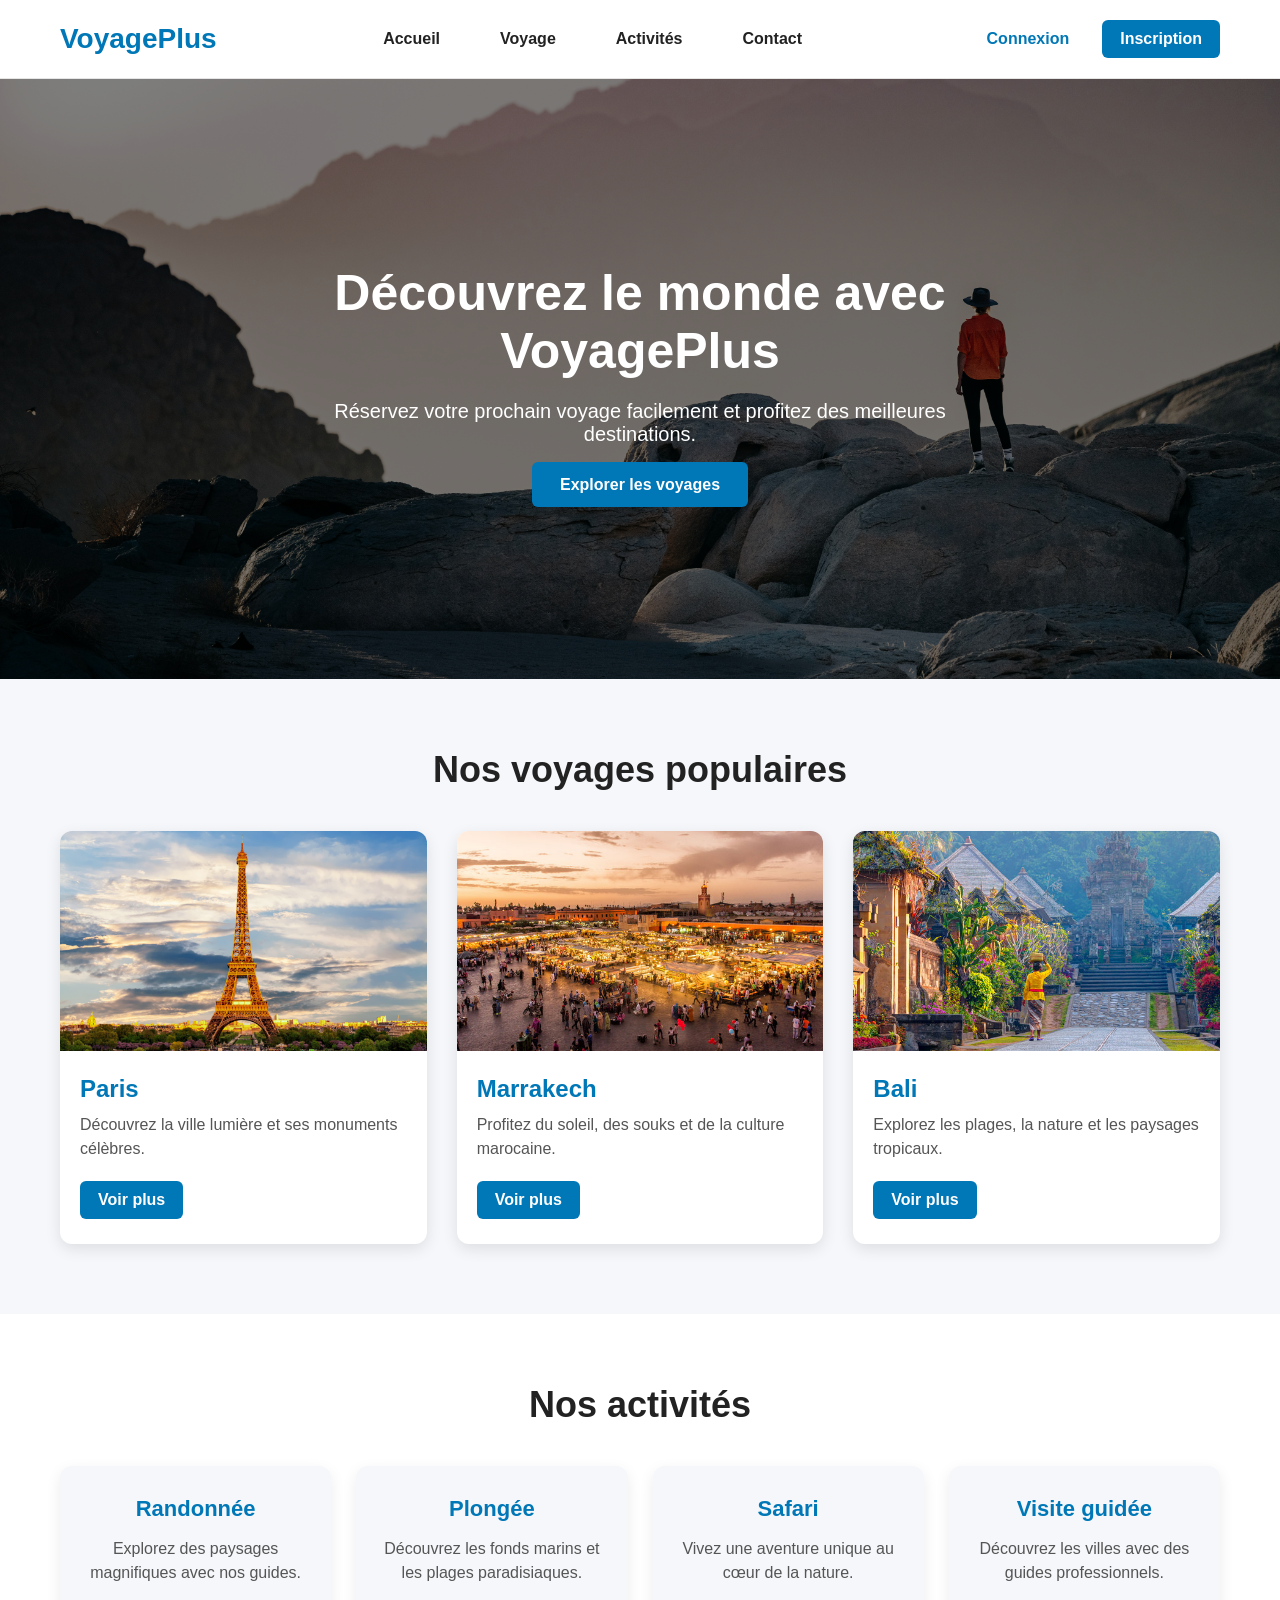
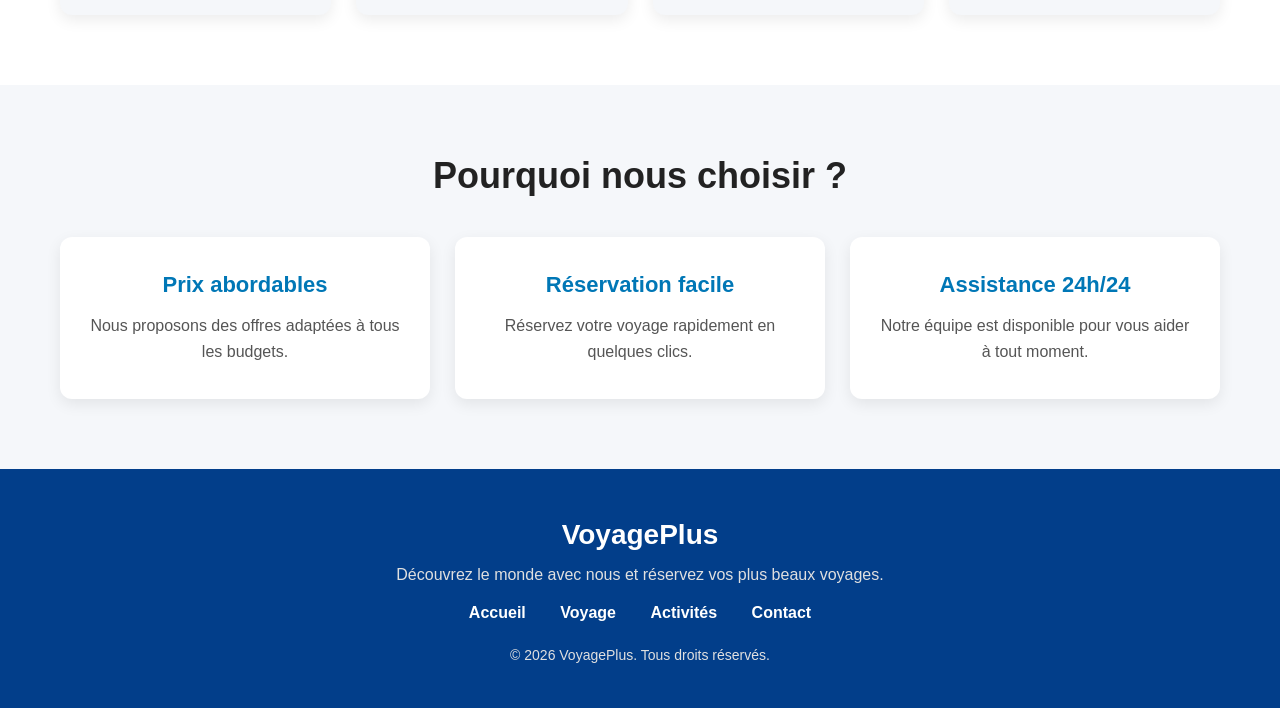
<file: index.html>
<!DOCTYPE html>
<html lang="en">
<head>
    <meta charset="UTF-8">
    <meta name="viewport" content="width=device-width, initial-scale=1.0">
    <title>VoyagePlus</title>
    <link rel="stylesheet" href="style.css">
</head>
<body>
    <!--header-->
    <header class="header">
        <h1 class="logo">VoyagePlus</h1>
        <button class="burger" id="burger">☰</button>
        <nav class="nav" id="nav">
            <a href="index.html">Accueil</a>
            <a href="voyage.html">Voyage</a>
            <a href="activites.html">Activités</a>
            <a href="contact.html">Contact</a>
        </nav>

        <div class="buttons" id="buttons">
            <a href="connexion.html" class="btn-login">Connexion</a>
            <a href="inscription.html" class="btn-register">Inscription</a>
        </div>
    </header>

    

    <!--hero section-->
    <section class="hero">
        <div class="hero-content">
            <h2>Découvrez le monde avec VoyagePlus</h2>
            <p>Réservez votre prochain voyage facilement et profitez des meilleures destinations.</p>
            <a href="voyage.html" class="hero-button">Explorer les voyages</a>
        </div>
    </section>
    <!--Destination Section-->
    <section class="voyages">
        <h2>Nos voyages populaires</h2>
        <div class="cards">
            <div class="card">
                <img src="images/paris.jpg" alt="Paris">
                <h3>Paris</h3>
                <p>Découvrez la ville lumière et ses monuments célèbres.</p>
                <a href="voyage.html">Voir plus</a>
            </div>

            <div class="card">
                <img src="images/marrakech.jpg" alt="Marrakech">
                <h3>Marrakech</h3>
                <p>Profitez du soleil, des souks et de la culture marocaine.</p>
                <a href="voyage.html">Voir plus</a>
            </div>

            <div class="card">
                <img src="images/bali.jpg" alt="Bali">
                <h3>Bali</h3>
                <p>Explorez les plages, la nature et les paysages tropicaux.</p>
                <a href="voyage.html">Voir plus</a>
            </div>
        </div>
    </section>

    <!--Activities Section-->
    <section class="activites">
        <h2>Nos activités</h2>
        <div class="activites-box">
            <div class="activite">
                <h3>Randonnée</h3>
                <p>Explorez des paysages magnifiques avec nos guides.</p>
            </div>
            <div class="activite">
                <h3>Plongée</h3>
                <p>Découvrez les fonds marins et les plages paradisiaques.</p> 
            </div>
            <div class="activite">
                <h3>Safari</h3>
                <p>Vivez une aventure unique au cœur de la nature.</p> 
            </div>
            <div class="activite">
                <h3>Visite guidée</h3>
                <p>Découvrez les villes avec des guides professionnels.</p> 
            </div>
        </div>
    </section>

    <!--Pourquoi nous choisir ?-->
    <section class="why-us">
        <h2>Pourquoi nous choisir ?</h2>

        <div class="why-box">
            <div class="why-card">
                <h3>Prix abordables</h3>
                <p>Nous proposons des offres adaptées à tous les budgets.</p>
            </div>
            <div class="why-card">
                <h3>Réservation facile</h3>
                <p>Réservez votre voyage rapidement en quelques clics.</p>
            </div>
            <div class="why-card">
                <h3>Assistance 24h/24</h3>
                <p>Notre équipe est disponible pour vous aider à tout moment.</p> 
            </div>
        </div>
    </section>

    <!--footer-->
    <footer class="footer">
        <div class="footer-content">
            <h2>VoyagePlus</h2>
            <p>Découvrez le monde avec nous et réservez vos plus beaux voyages.</p>

            <div class="footer-links">
                <a href="index.html">Accueil</a>
                <a href="voyage.html">Voyage</a>
                <a href="activites.html">Activités</a>
                <a href="contact.html">Contact</a>
            </div>

            <p class="copyright">&copy; 2026 VoyagePlus. Tous droits réservés.</p>
        </div>
    </footer>
    <button id="scrollTopBtn" class="scroll-top-btn">↑</button>

    <script src="script.js"></script>
</body>
</html>
</file>
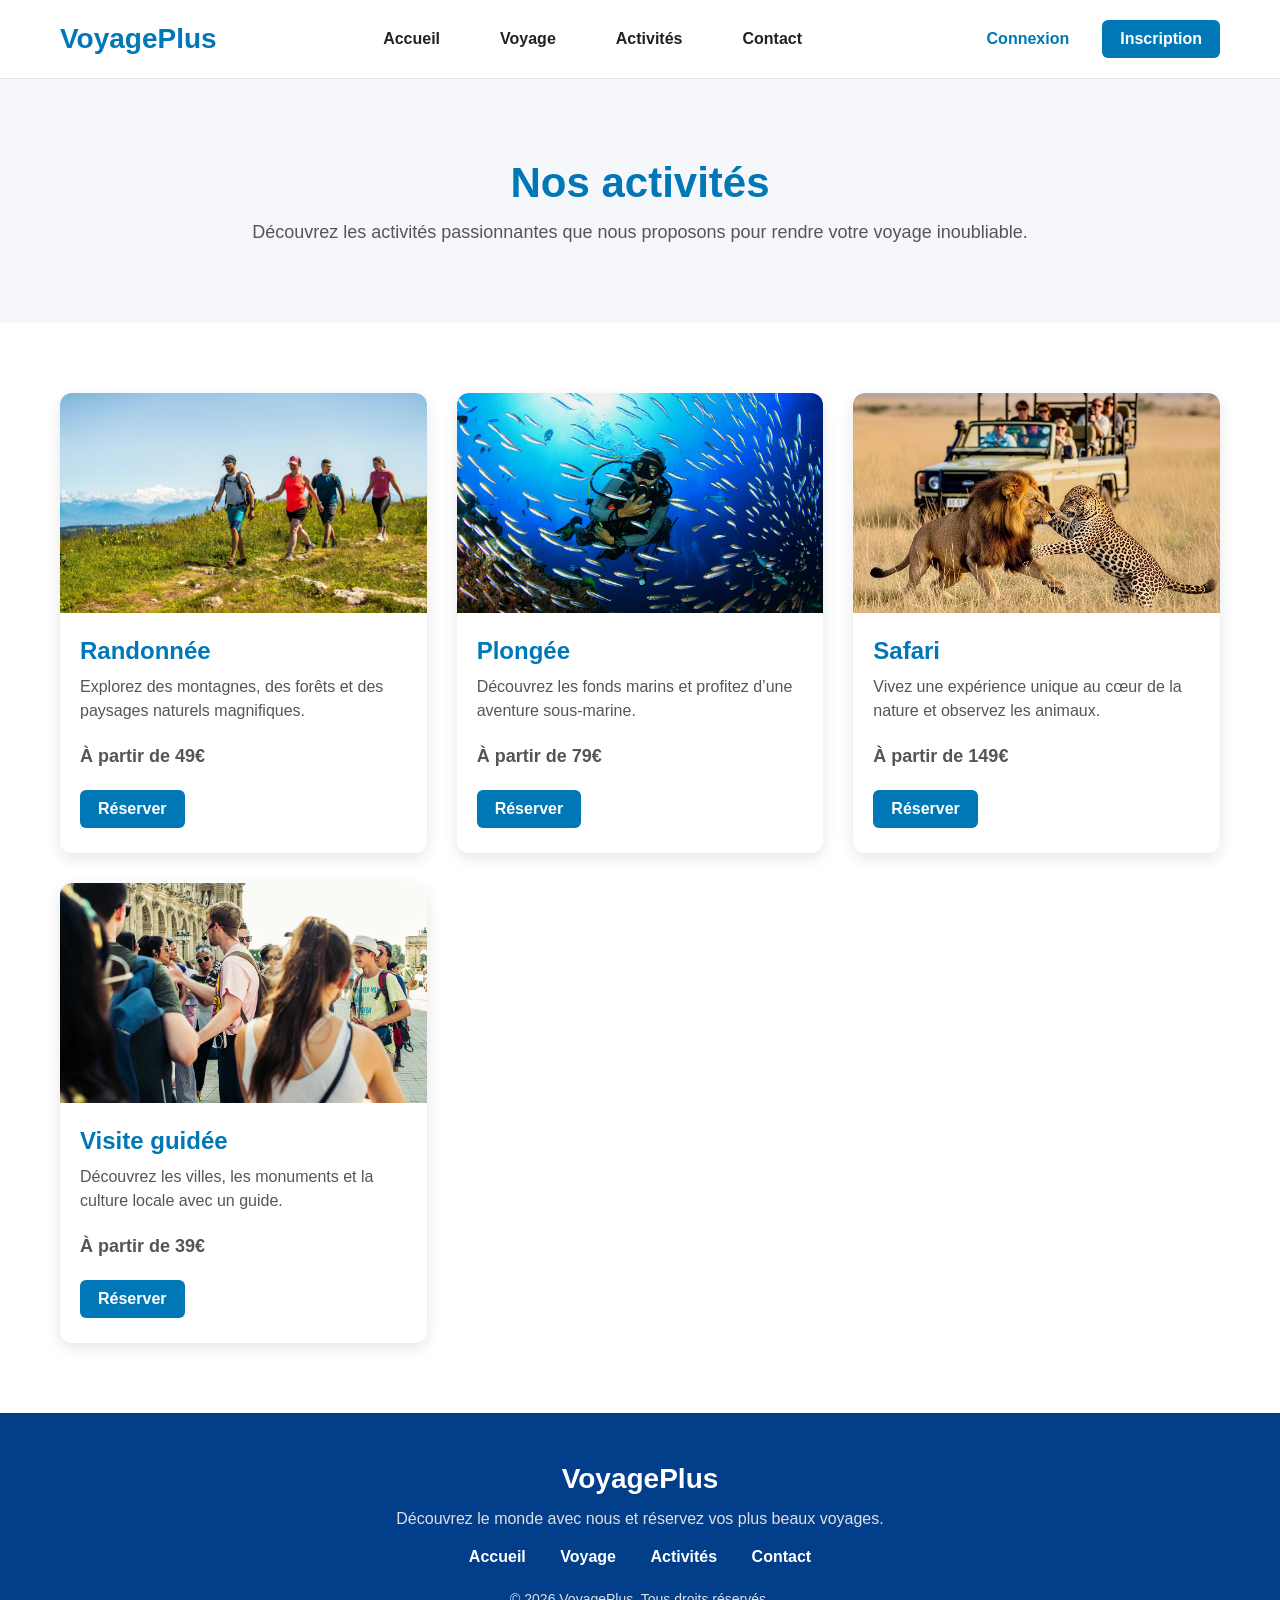
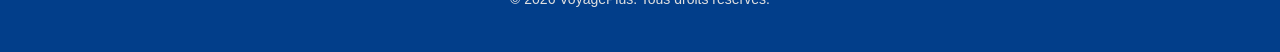
<file: activites.html>
<!DOCTYPE html>
<html lang="en">
<head>
    <meta charset="UTF-8">
    <meta name="viewport" content="width=device-width, initial-scale=1.0">
    <title>Nos activités - VoyagePlus</title>
    <link rel="stylesheet" href="style.css">
</head>
<body>
    <!--header-->
    <header class="header">
        <h1 class="logo">VoyagePlus</h1>
        <button class="burger" id="burger">☰</button>
        <nav class="nav" id="nav">
            <a href="index.html">Accueil</a>
            <a href="voyage.html">Voyage</a>
            <a href="activites.html">Activités</a>
            <a href="contact.html">Contact</a>
        </nav>

        <div class="buttons" id="buttons">
            <a href="connexion.html" class="btn-login">Connexion</a>
            <a href="inscription.html" class="btn-register">Inscription</a>
        </div>
    </header>

    
    <!--Activités Section-->
    <section class="page-title">
        <h2>Nos activités</h2>
        <p>Découvrez les activités passionnantes que nous proposons pour rendre votre voyage inoubliable.</p>
    </section>

    <section class="activites-page">
        <div class="cards">

            <div class="card">
                <img src="images/randonnee.jpg" alt="Randonnée">
                <h3>Randonnée</h3>
                <p>Explorez des montagnes, des forêts et des paysages naturels magnifiques.</p>
                <p class="price">À partir de 49€</p>
                <a href="reservation.html">Réserver</a>
            </div>
            <div class="card">
                <img src="images/plongee.jpg" alt="Plongée">
                <h3>Plongée</h3>
                <p>Découvrez les fonds marins et profitez d’une aventure sous-marine.</p>
                <p class="price">À partir de 79€</p>
                <a href="reservation.html">Réserver</a>
            </div>
            <div class="card">
                <img src="images/safari.jpg" alt="Safari">
                <h3>Safari</h3>
                <p>Vivez une expérience unique au cœur de la nature et observez les animaux.</p>
                <p class="price">À partir de 149€</p>
                <a href="reservation.html">Réserver</a>
            </div>
            <div class="card">
                <img src="images/visite.jpg" alt="Visite guidée">
                <h3>Visite guidée</h3>
                <p>Découvrez les villes, les monuments et la culture locale avec un guide.</p>
                <p class="price">À partir de 39€</p>
                <a href="reservation.html">Réserver</a>
            </div>
        </div>
    </section>

    <!--footer-->
    <footer class="footer">
        <div class="footer-content">
            <h2>VoyagePlus</h2>
            <p>Découvrez le monde avec nous et réservez vos plus beaux voyages.</p>

            <div class="footer-links">
                <a href="index.html">Accueil</a>
                <a href="voyage.html">Voyage</a>
                <a href="activites.html">Activités</a>
                <a href="contact.html">Contact</a>
            </div>

            <p class="copyright">&copy; 2026 VoyagePlus. Tous droits réservés.</p>
        </div>
    </footer>
    <button id="scrollTopBtn" class="scroll-top-btn">↑</button>

    <script src="script.js"></script>
</body>
</html>
</file>
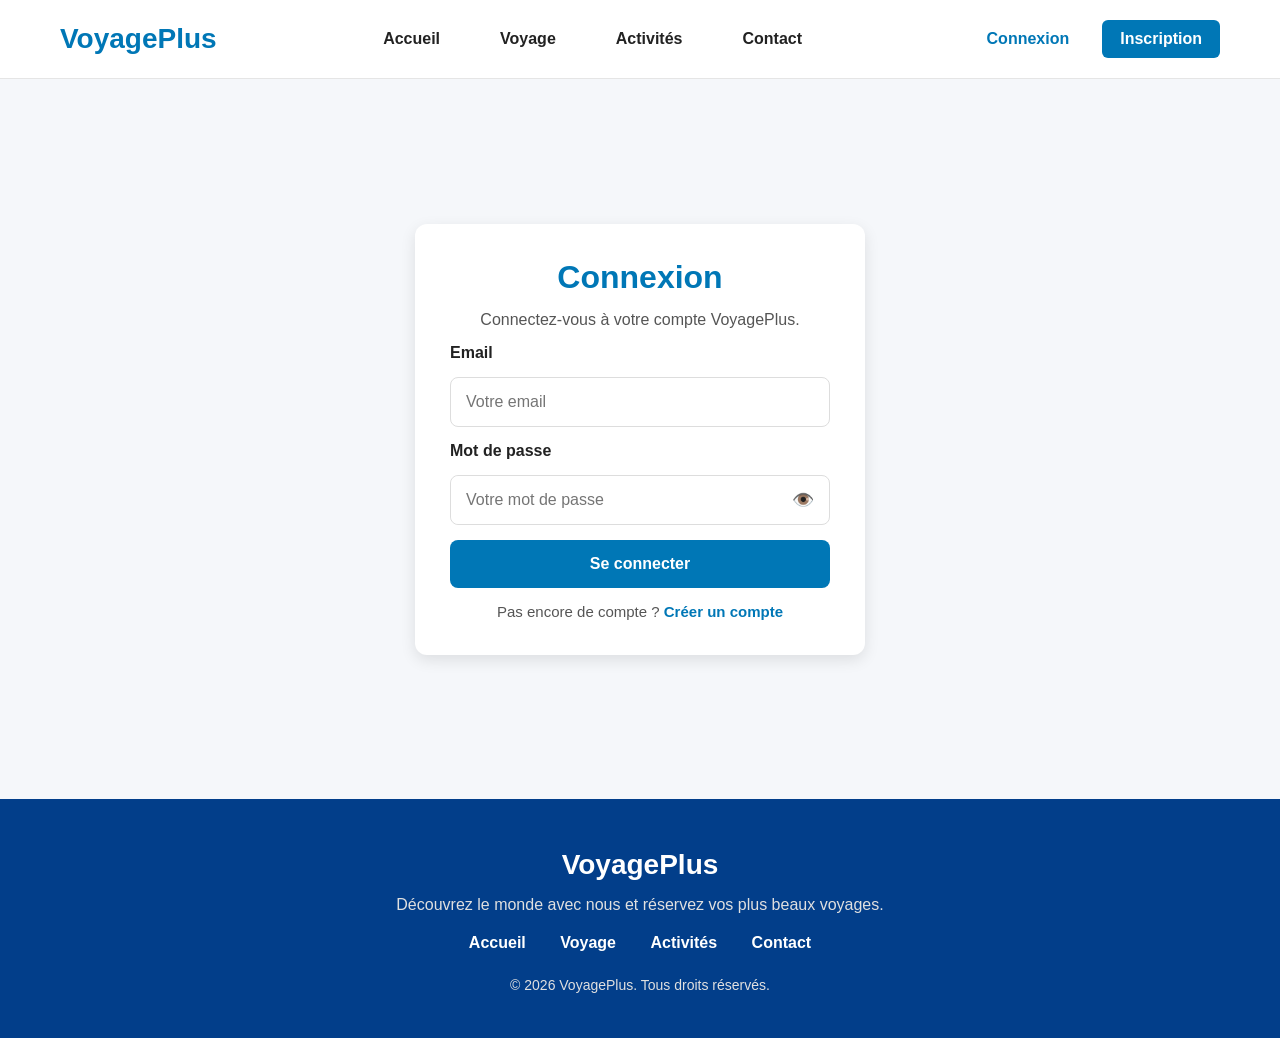
<file: connexion.html>
<!DOCTYPE html>
<html lang="en">
<head>
    <meta charset="UTF-8">
    <meta name="viewport" content="width=device-width, initial-scale=1.0">
    <title>Connexion - VoyagePlus</title>
    <link rel="stylesheet" href="style.css">
</head>
<body>
    <!--header-->
    <header class="header">
        <h1 class="logo">VoyagePlus</h1>
        <button class="burger" id="burger">☰</button>
        <nav class="nav" id="nav">
            <a href="index.html">Accueil</a>
            <a href="voyage.html">Voyage</a>
            <a href="activites.html">Activités</a>
            <a href="contact.html">Contact</a>
        </nav>

        <div class="buttons" id="buttons">
            <a href="connexion.html" class="btn-login">Connexion</a>
            <a href="inscription.html" class="btn-register">Inscription</a>
        </div>
    </header>

   

    <!--Connexion Section-->
    <section class="auth-page">
        <form class="auth-form">
            <h2>Connexion</h2>
            <p>Connectez-vous à votre compte VoyagePlus.</p>

            <label for="email">Email</label>
            <input type="email" id="email" placeholder="Votre email">

            <label for="password">Mot de passe</label>

            <div class="password-box">
               <input type="password" id="password" placeholder="Votre mot de passe">
               <button type="button" id="toggle-password" class="eye-btn">👁️</button> 
            </div>
            

            <button type="submit">Se connecter</button>

            <p class="auth-link">
                Pas encore de compte ?
                <a href="inscription.html">Créer un compte</a>
            </p>
        </form>
    </section>

    <!--footer-->
    <footer class="footer">
        <div class="footer-content">
            <h2>VoyagePlus</h2>
            <p>Découvrez le monde avec nous et réservez vos plus beaux voyages.</p>

            <div class="footer-links">
                <a href="index.html">Accueil</a>
                <a href="voyage.html">Voyage</a>
                <a href="activites.html">Activités</a>
                <a href="contact.html">Contact</a>
            </div>

            <p class="copyright">&copy; 2026 VoyagePlus. Tous droits réservés.</p>
        </div>
    </footer>
    <button id="scrollTopBtn" class="scroll-top-btn">↑</button>

    <script src="script.js"></script>
</body>
</html>
</file>
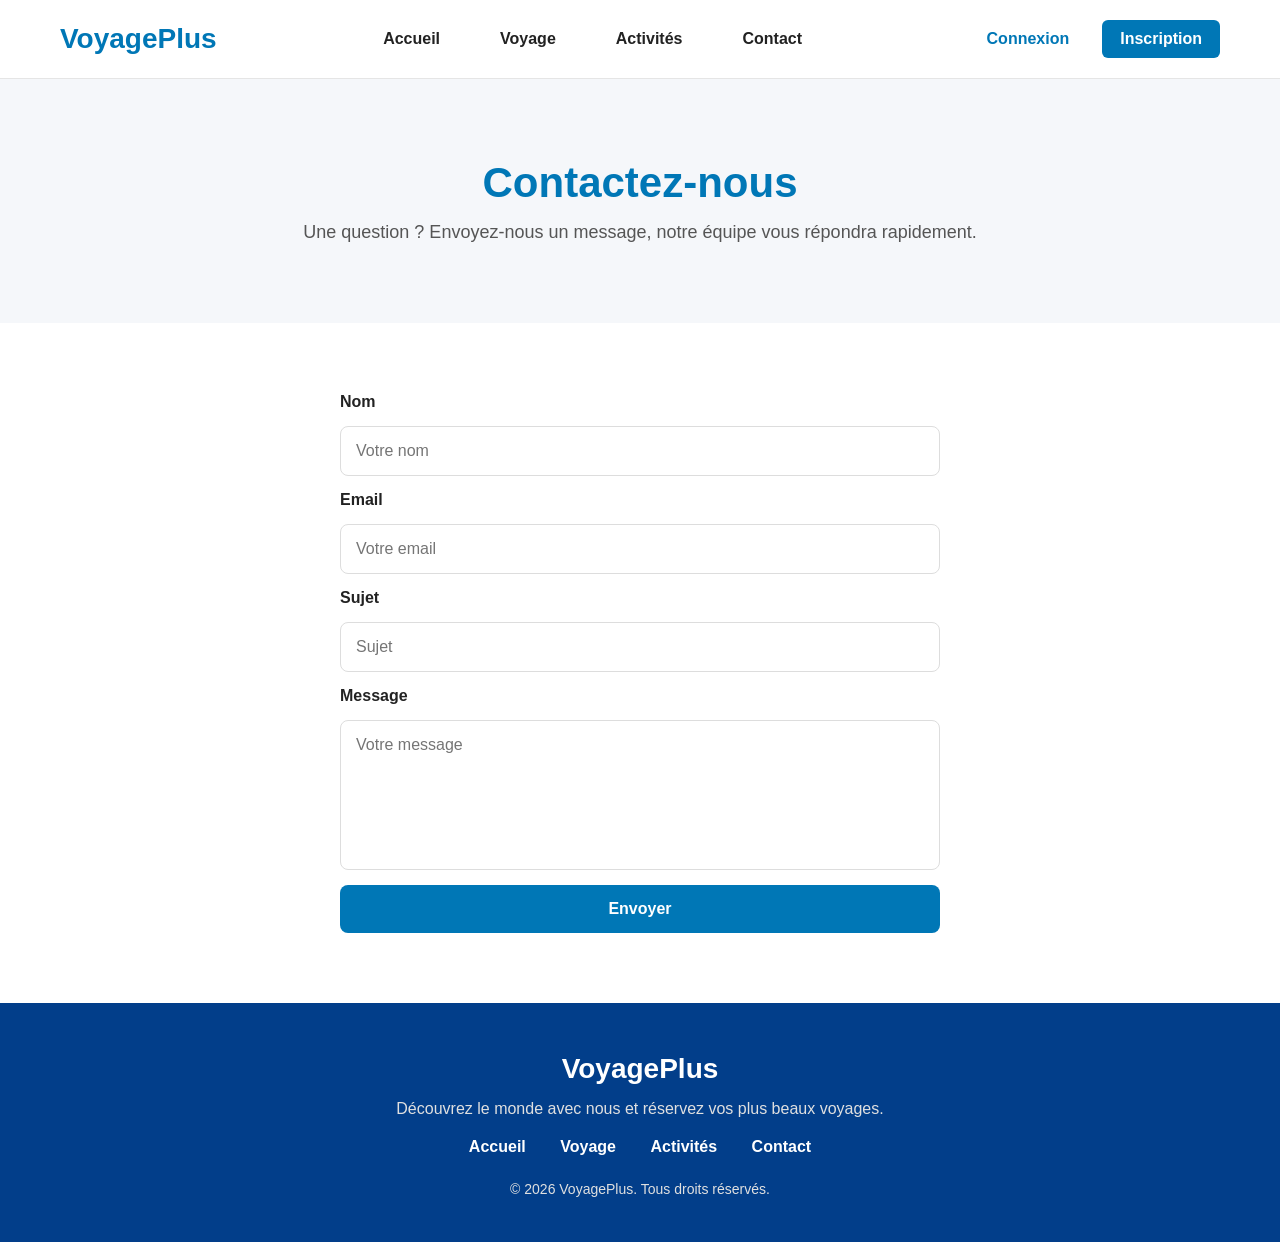
<file: contact.html>
<!DOCTYPE html>
<html lang="en">
<head>
    <meta charset="UTF-8">
    <meta name="viewport" content="width=device-width, initial-scale=1.0">
    <title>Contact - VoyagePlus</title>
    <link rel="stylesheet" href="style.css">
</head>
<body>
    <!--header-->
    <header class="header">
        <h1 class="logo">VoyagePlus</h1>
        <button class="burger" id="burger">☰</button>
        <nav class="nav" id="nav">
            <a href="index.html">Accueil</a>
            <a href="voyage.html">Voyage</a>
            <a href="activites.html">Activités</a>
            <a href="contact.html">Contact</a>
        </nav>

        <div class="buttons" id="buttons">
            <a href="connexion.html" class="btn-login">Connexion</a>
            <a href="inscription.html" class="btn-register">Inscription</a>
        </div>
    </header>

    

    <!--Contact Section-->

    <section class="page-title">
        <h2>Contactez-nous</h2>
        <p>Une question ? Envoyez-nous un message, notre équipe vous répondra rapidement.</p>
    </section>

    <section class="contact-page">
        <form class="contact-form">
            <label for="nom">Nom</label>
            <input type="text" id="nom" placeholder="Votre nom">
            <label for="email">Email</label>
            <input type="email" id="email" placeholder="Votre email">
            <label for="sujet">Sujet</label>
            <input type="text" id="sujet" placeholder="Sujet">
            <label for="message">Message</label>
            <textarea id="message" placeholder="Votre message"></textarea>
            <button type="submit">Envoyer</button>
        </form>
    </section>
    
    <!--footer-->
    <footer class="footer">
        <div class="footer-content">
            <h2>VoyagePlus</h2>
            <p>Découvrez le monde avec nous et réservez vos plus beaux voyages.</p>

            <div class="footer-links">
                <a href="index.html">Accueil</a>
                <a href="voyage.html">Voyage</a>
                <a href="activites.html">Activités</a>
                <a href="contact.html">Contact</a>
            </div>

            <p class="copyright">&copy; 2026 VoyagePlus. Tous droits réservés.</p>
        </div>
    </footer>
    <button id="scrollTopBtn" class="scroll-top-btn">↑</button>

    <script src="script.js"></script>
</body>
</html>
</file>
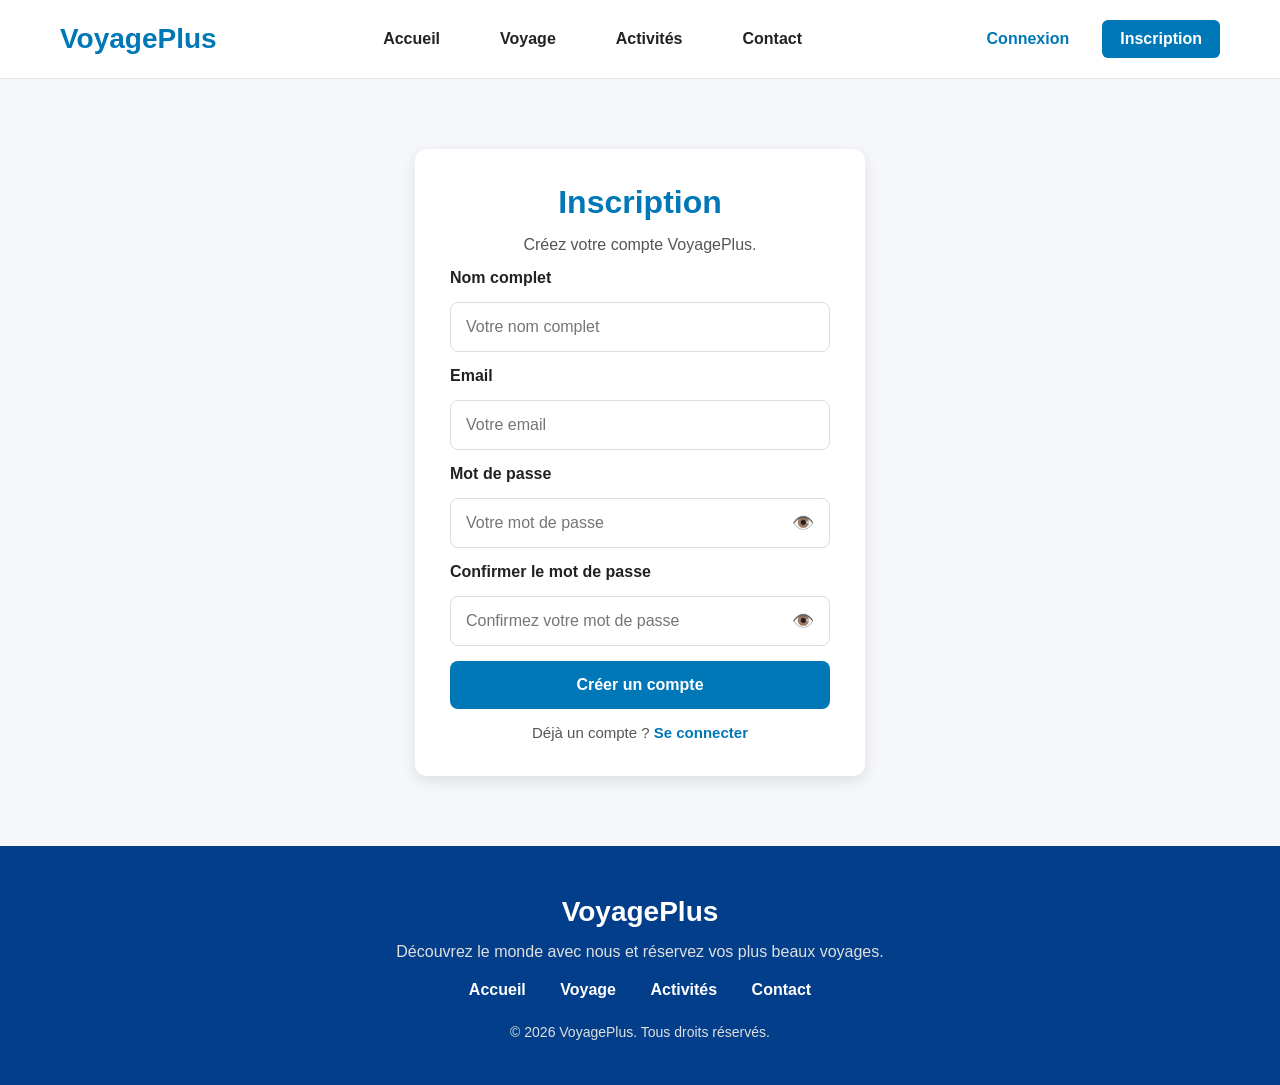
<file: inscription.html>
<!DOCTYPE html>
<html lang="en">
<head>
    <meta charset="UTF-8">
    <meta name="viewport" content="width=device-width, initial-scale=1.0">
    <title>Inscription - VoyagePlus</title>
    <link rel="stylesheet" href="style.css">
</head>
<body>
    <!--header-->
    <header class="header">
        <h1 class="logo">VoyagePlus</h1>
        <button class="burger" id="burger">☰</button>
        <nav class="nav" id="nav">
            <a href="index.html">Accueil</a>
            <a href="voyage.html">Voyage</a>
            <a href="activites.html">Activités</a>
            <a href="contact.html">Contact</a>
        </nav>

        <div class="buttons" id="buttons">
            <a href="connexion.html" class="btn-login">Connexion</a>
            <a href="inscription.html" class="btn-register">Inscription</a>
        </div>
    </header>

    

    <!--Inscription Section-->

    <section class="auth-page">
        <form class="auth-form">
            <h2>Inscription</h2>
            <p>Créez votre compte VoyagePlus.</p>

            <label for="nom">Nom complet</label>
            <input type="text" id="nom" placeholder="Votre nom complet">

            <label for="email">Email</label>
            <input type="email" id="email" placeholder="Votre email">

            <label for="password">Mot de passe</label>

            <div class="password-box">
                <input type="password" id="password" placeholder="Votre mot de passe">
                <button type="button" id="toggle-password" class="eye-btn">👁️</button>
            </div>


            <label for="confirm-password">Confirmer le mot de passe</label>

            <div class="password-box">
                <input type="password" id="confirm-password" placeholder="Confirmez votre mot de passe">
                <button type="button" id="toggle-confirm-password" class="eye-btn">👁️</button>
            </div>

            <button type="submit">Créer un compte</button>

            <p class="auth-link">
                Déjà un compte ?
                <a href="connexion.html">Se connecter</a>
            </p>
        </form>
    </section>

    <!--footer-->
    <footer class="footer">
        <div class="footer-content">
            <h2>VoyagePlus</h2>
            <p>Découvrez le monde avec nous et réservez vos plus beaux voyages.</p>

            <div class="footer-links">
                <a href="index.html">Accueil</a>
                <a href="voyage.html">Voyage</a>
                <a href="activites.html">Activités</a>
                <a href="contact.html">Contact</a>
            </div>

            <p class="copyright">&copy; 2026 VoyagePlus. Tous droits réservés.</p>
        </div>
    </footer>
    <button id="scrollTopBtn" class="scroll-top-btn">↑</button>

    <script src="script.js"></script>
</body>
</html>
</file>
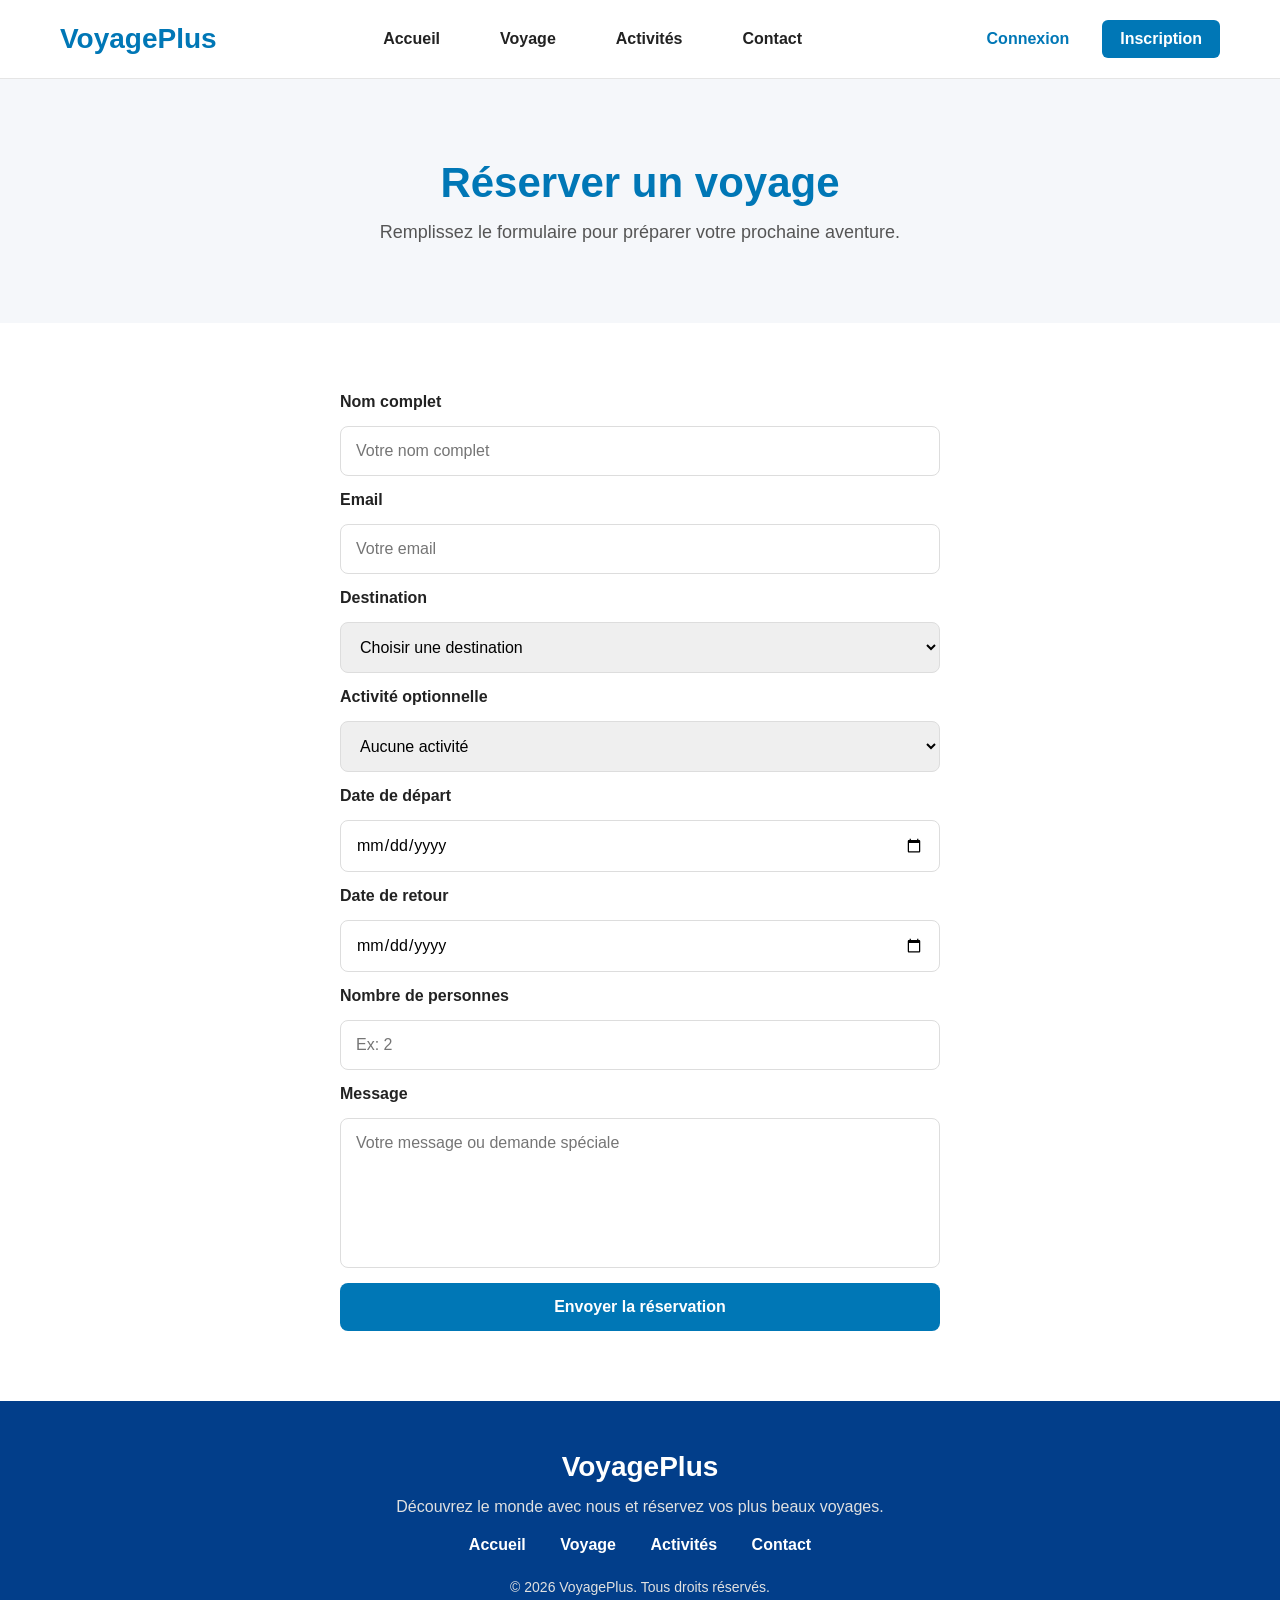
<file: reservation.html>
<!DOCTYPE html>
<html lang="fr">
<head>
    <meta charset="UTF-8">
    <meta name="viewport" content="width=device-width, initial-scale=1.0">
    <title>Réservation - VoyagePlus</title>
    <link rel="stylesheet" href="style.css">
</head>
<body>

    <!-- header -->
    <header class="header">
        <h1 class="logo">VoyagePlus</h1>
        <button class="burger" id="burger">☰</button>
        <nav class="nav" id="nav">
            <a href="index.html">Accueil</a>
            <a href="voyage.html">Voyage</a>
            <a href="activites.html">Activités</a>
            <a href="contact.html">Contact</a>
        </nav>

        <div class="buttons" id="buttons">
            <a href="connexion.html" class="btn-login">Connexion</a>
            <a href="inscription.html" class="btn-register">Inscription</a>
        </div>
    </header>

    

    <!-- Titre de page -->
    <section class="page-title">
        <h2>Réserver un voyage</h2>
        <p>Remplissez le formulaire pour préparer votre prochaine aventure.</p>
    </section>

    <!-- Formulaire de réservation -->
    <section class="reservation-page">
        <form class="reservation-form">

            <label for="nom">Nom complet</label>
            <input type="text" id="nom" placeholder="Votre nom complet">

            <label for="email">Email</label>
            <input type="email" id="email" placeholder="Votre email">

            <label for="destination">Destination</label>
            <select id="destination">
                <option value="">Choisir une destination</option>
                <option value="paris">Paris</option>
                <option value="marrakech">Marrakech</option>
                <option value="bali">Bali</option>
                <option value="rome">Rome</option>
            </select>

            <label for="activite">Activité optionnelle</label>
            <select id="activite">
                <option value="">Aucune activité</option>
                <option value="randonnee">Randonnée</option>
                <option value="plongee">Plongée</option>
                <option value="safari">Safari</option>
                <option value="visite-guidee">Visite guidée</option>
            </select>

            <label for="date-depart">Date de départ</label>
            <input type="date" id="date-depart">

            <label for="date-retour">Date de retour</label>
            <input type="date" id="date-retour">

            <label for="personnes">Nombre de personnes</label>
            <input type="number" id="personnes" placeholder="Ex: 2" min="1">

            <label for="message">Message</label>
            <textarea id="message" placeholder="Votre message ou demande spéciale"></textarea>

            <button type="submit">Envoyer la réservation</button>

        </form>
    </section>

    <!-- footer -->
    <footer class="footer">
        <div class="footer-content">
            <h2>VoyagePlus</h2>
            <p>Découvrez le monde avec nous et réservez vos plus beaux voyages.</p>

            <div class="footer-links">
                <a href="index.html">Accueil</a>
                <a href="voyage.html">Voyage</a>
                <a href="activites.html">Activités</a>
                <a href="contact.html">Contact</a>
            </div>

            <p class="copyright">&copy; 2026 VoyagePlus. Tous droits réservés.</p>
        </div>
    </footer>
    <button id="scrollTopBtn" class="scroll-top-btn">↑</button>

    <script src="script.js"></script>
</body>
</html>
</file>
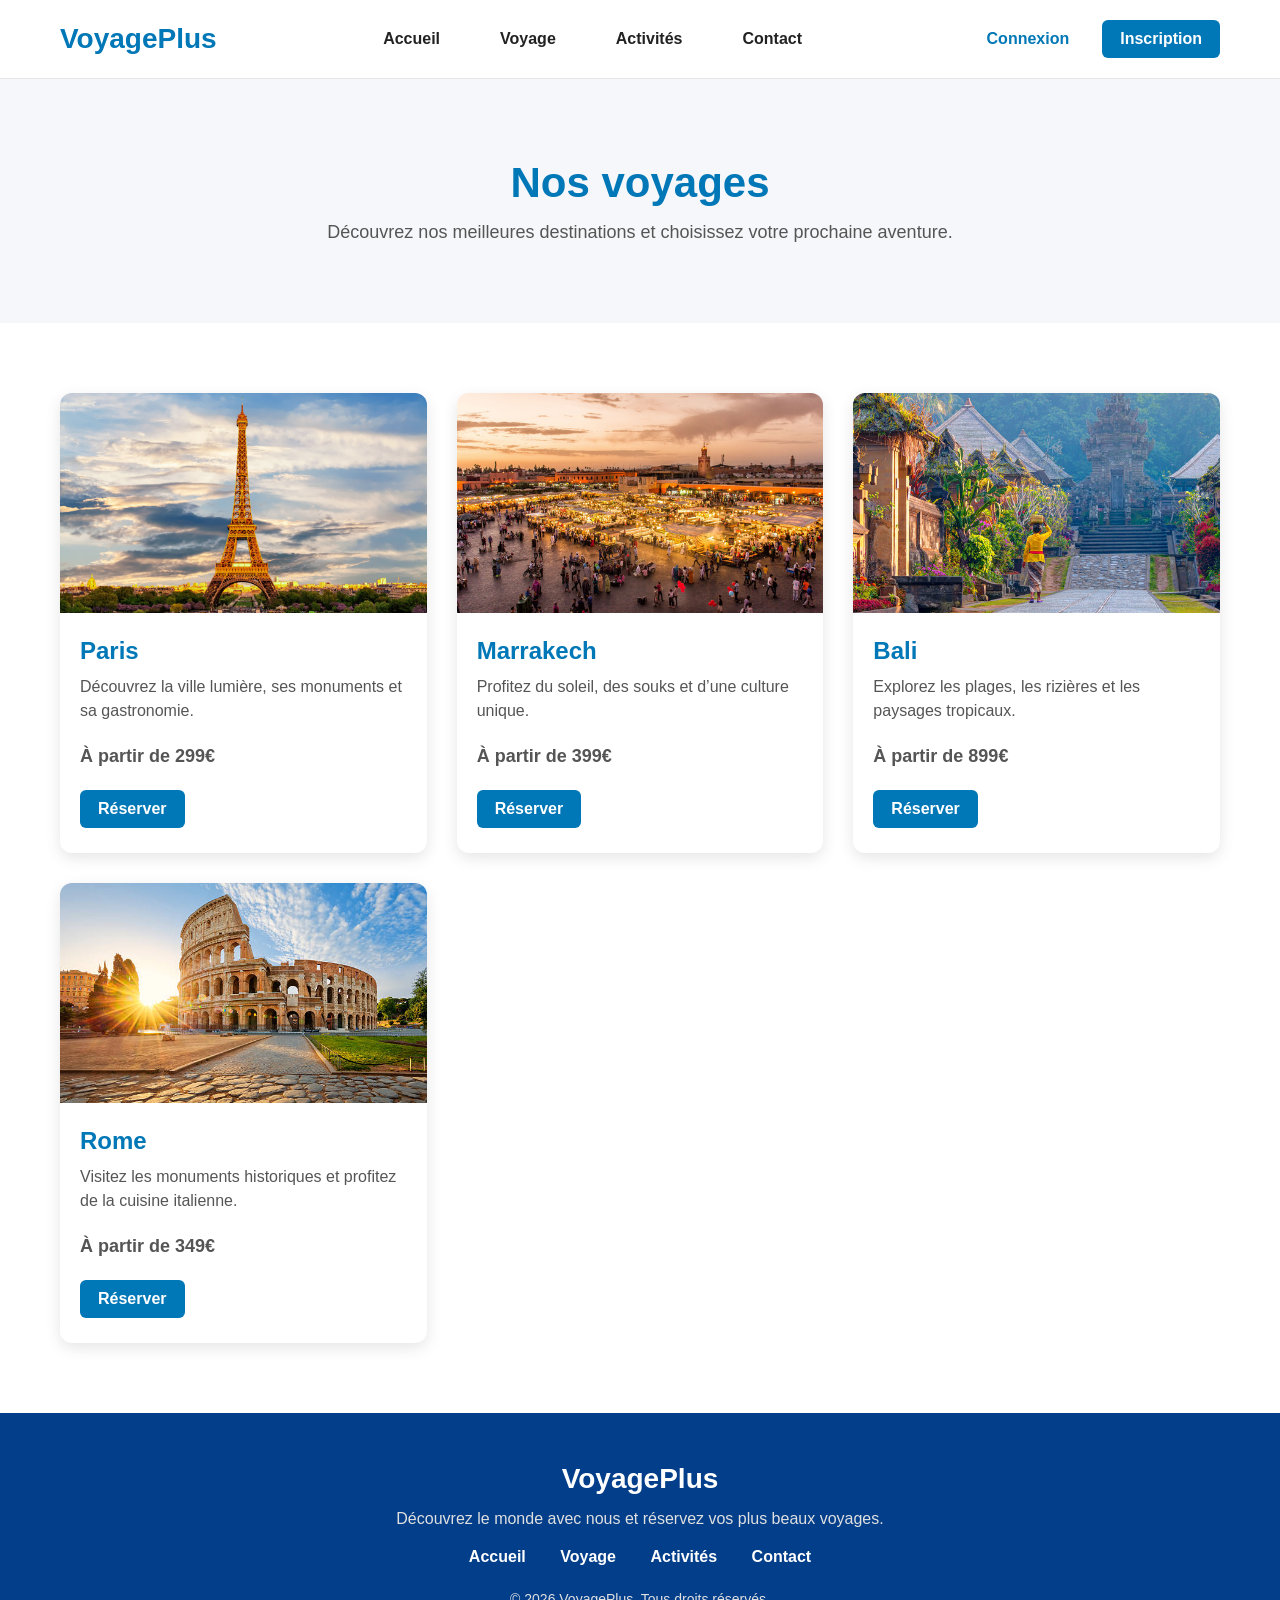
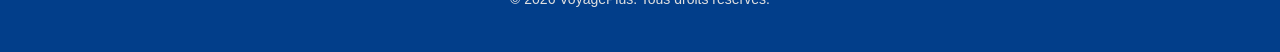
<file: voyage.html>
<!DOCTYPE html>
<html lang="en">
<head>
    <meta charset="UTF-8">
    <meta name="viewport" content="width=device-width, initial-scale=1.0">
    <title>Nos voyages - VoyagePlus</title>
    <link rel="stylesheet" href="style.css">
</head>
<body>
    <!--header-->
    <header class="header">
        <h1 class="logo">VoyagePlus</h1>
        <button class="burger" id="burger">☰</button>
        <nav class="nav" id="nav">
            <a href="index.html">Accueil</a>
            <a href="voyage.html">Voyage</a>
            <a href="activites.html">Activités</a>
            <a href="contact.html">Contact</a>
        </nav>

        <div class="buttons" id="buttons">
            <a href="connexion.html" class="btn-login">Connexion</a>
            <a href="inscription.html" class="btn-register">Inscription</a>
        </div>
    </header>

    

    <!--Voyages Section-->
    <section class="page-title">
        <h2>Nos voyages</h2>
        <p>Découvrez nos meilleures destinations et choisissez votre prochaine aventure.</p>
    </section>

    <section class="voyages-page">
        <div class="cards">
            <div class="card">
                <img src="images/paris.jpg" alt="Paris">
                <h3>Paris</h3>
                <p>Découvrez la ville lumière, ses monuments et sa gastronomie.</p>
                <p class="price">À partir de 299€</p>
                <a href="reservation.html">Réserver</a>
            </div>
            <div class="card">
                <img src="images/marrakech.jpg" alt="Marrakech">
                <h3>Marrakech</h3>
                <p>Profitez du soleil, des souks et d’une culture unique.</p>
                <p class="price">À partir de 399€</p>
                <a href="reservation.html">Réserver</a>
            </div>
            <div class="card">
                <img src="images/bali.jpg" alt="Bali">
                <h3>Bali</h3>
                <p>Explorez les plages, les rizières et les paysages tropicaux.</p>
                <p class="price">À partir de 899€</p>
                <a href="reservation.html">Réserver</a>
            </div>
            <div class="card">
                <img src="images/rome.jpg" alt="Rome">
                <h3>Rome</h3>
                <p>Visitez les monuments historiques et profitez de la cuisine italienne.</p>
                <p class="price">À partir de 349€</p>
                <a href="reservation.html">Réserver</a>
            </div>
        </div>
    </section>
    <!--footer-->
    <footer class="footer">
        <div class="footer-content">
            <h2>VoyagePlus</h2>
            <p>Découvrez le monde avec nous et réservez vos plus beaux voyages.</p>

            <div class="footer-links">
                <a href="index.html">Accueil</a>
                <a href="voyage.html">Voyage</a>
                <a href="activites.html">Activités</a>
                <a href="contact.html">Contact</a>
            </div>

            <p class="copyright">&copy; 2026 VoyagePlus. Tous droits réservés.</p>
        </div>
    </footer>
    <button id="scrollTopBtn" class="scroll-top-btn">↑</button>

    <script src="script.js"></script>
</body>
</html>
</file>
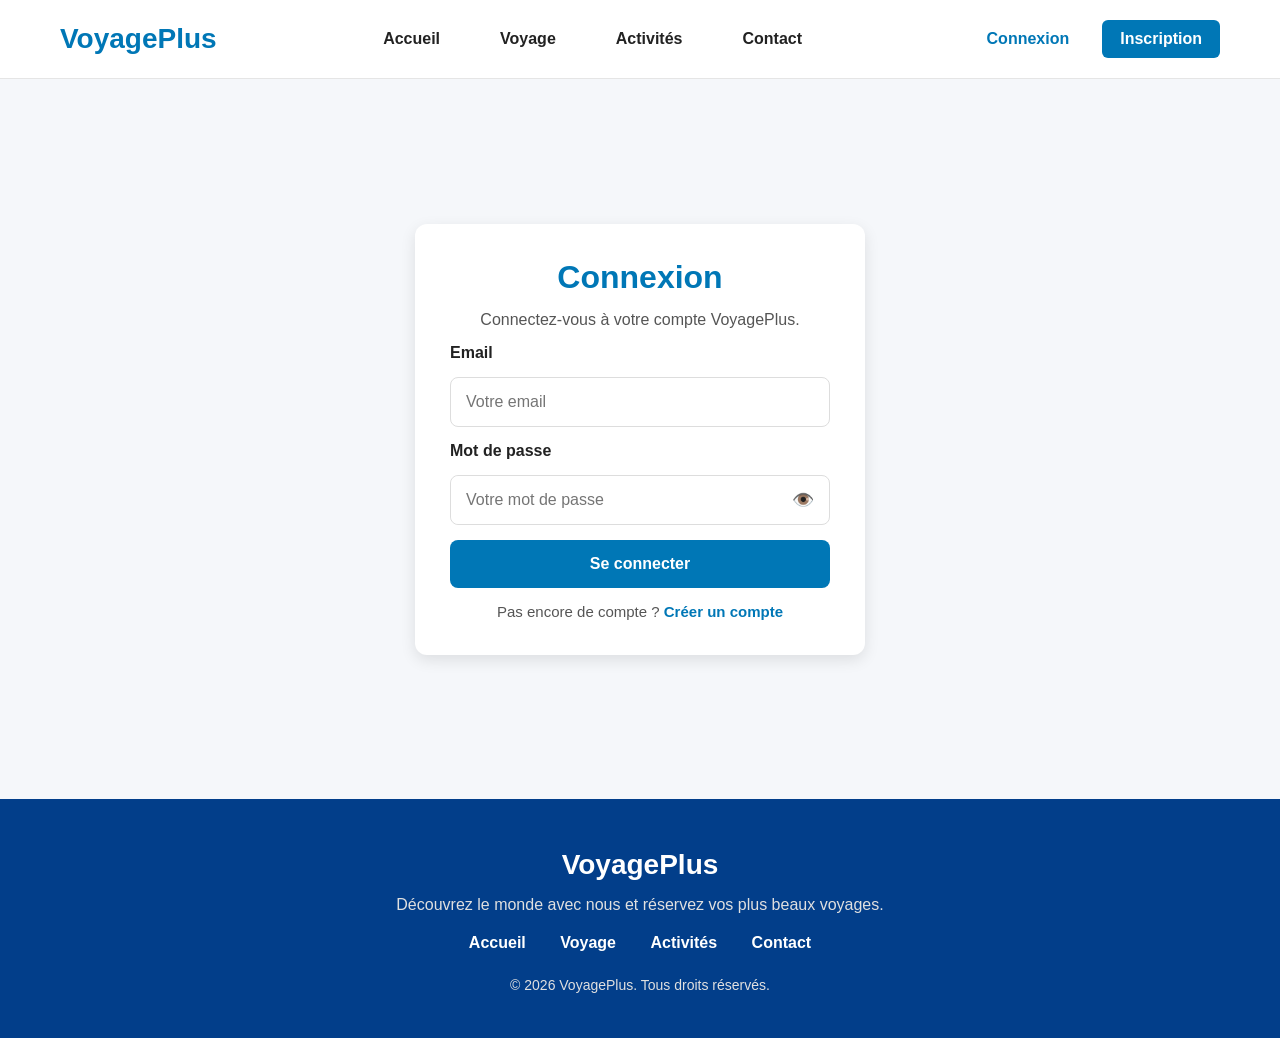
<file: FRONT-END/connexion.html>
<!DOCTYPE html>
<html lang="en">
<head>
    <meta charset="UTF-8">
    <meta name="viewport" content="width=device-width, initial-scale=1.0">
    <title>Connexion - VoyagePlus</title>
    <link rel="stylesheet" href="style.css">
</head>
<body>
    <!--header-->
    <header class="header">
        <h1 class="logo">VoyagePlus</h1>
        <button class="burger" id="burger">☰</button>
        <nav class="nav" id="nav">
            <a href="index.php">Accueil</a>
            <a href="voyage.php">Voyage</a>
            <a href="activites.php">Activités</a>
            <a href="contact.php">Contact</a>
        </nav>

        <div class="buttons" id="buttons">
            <a href="connexion.html" class="btn-login">Connexion</a>
            <a href="inscription.html" class="btn-register">Inscription</a>
        </div>
    </header>

   

    <!--Connexion Section-->
    <section class="auth-page">
        <form class="auth-form" action="../BACK-END/login.php" method="post">
            <h2>Connexion</h2>
            <p>Connectez-vous à votre compte VoyagePlus.</p>

            <label for="email">Email</label>
            <input type="email" id="email" name="email" placeholder="Votre email">

            <label for="password">Mot de passe</label>

            <div class="password-box">
               <input type="password" id="password" name="password" placeholder="Votre mot de passe">
               <button type="button" id="toggle-password" class="eye-btn">👁️</button> 
            </div>
            

            <button type="submit">Se connecter</button>

            <p class="auth-link">
                Pas encore de compte ?
                <a href="inscription.html">Créer un compte</a>
            </p>
        </form>
    </section>

    <!--footer-->
    <footer class="footer">
        <div class="footer-content">
            <h2>VoyagePlus</h2>
            <p>Découvrez le monde avec nous et réservez vos plus beaux voyages.</p>

            <div class="footer-links">
                <a href="index.php">Accueil</a>
                <a href="voyage.php">Voyage</a>
                <a href="activites.php">Activités</a>
                <a href="contact.php">Contact</a>
            </div>

            <p class="copyright">&copy; 2026 VoyagePlus. Tous droits réservés.</p>
        </div>
    </footer>
    <button id="scrollTopBtn" class="scroll-top-btn">↑</button>

    <script src="script.js"></script>
</body>
</html>
</file>
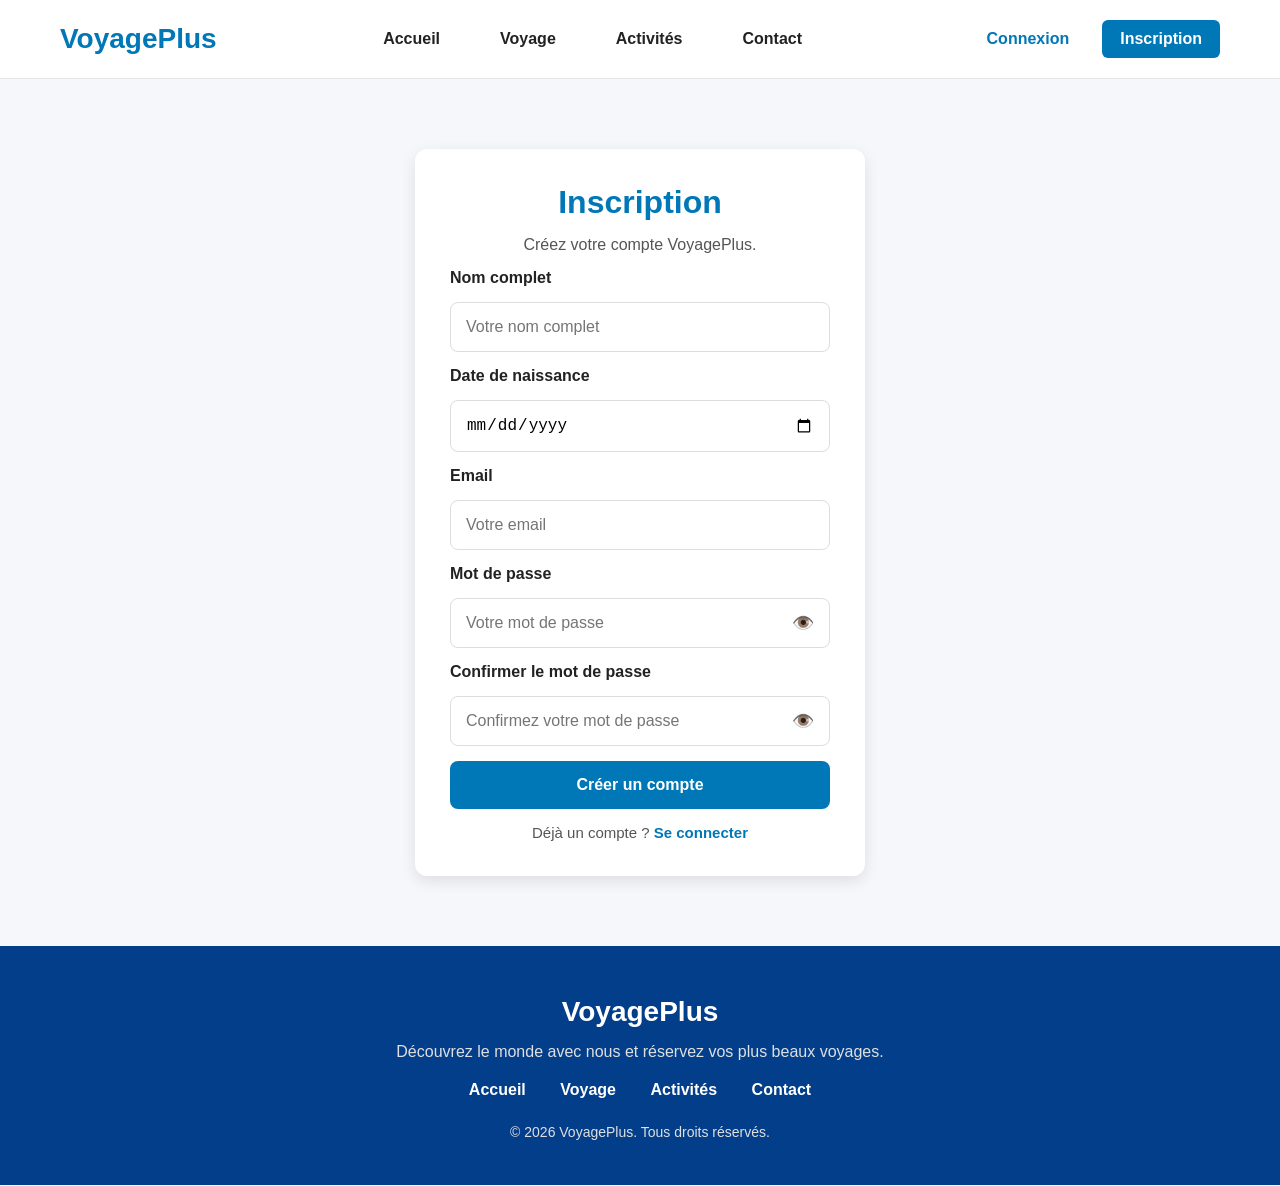
<file: FRONT-END/inscription.html>
<!doctype html>
<html lang="en">
  <head>
    <meta charset="UTF-8" />
    <meta name="viewport" content="width=device-width, initial-scale=1.0" />
    <title>Inscription - VoyagePlus</title>
    <link rel="stylesheet" href="style.css" />
  </head>
  <body>
    <!--header-->
    <header class="header">
      <h1 class="logo">VoyagePlus</h1>
      <button class="burger" id="burger">☰</button>
      <nav class="nav" id="nav">
        <a href="index.php">Accueil</a>
        <a href="voyage.php">Voyage</a>
        <a href="activites.php">Activités</a>
        <a href="contact.php">Contact</a>
      </nav>

      <div class="buttons" id="buttons">
        <a href="connexion.html" class="btn-login">Connexion</a>
        <a href="inscription.html" class="btn-register">Inscription</a>
      </div>
    </header>

    <!--Inscription Section-->

    <section class="auth-page">
      <form class="auth-form" action="../BACK-END/register.php" method="post">
        <h2>Inscription</h2>
        <p>Créez votre compte VoyagePlus.</p>

        <label for="nom">Nom complet</label>
        <input
          type="text"
          id="nom"
          name="fullname"
          placeholder="Votre nom complet"
        />

        <label>Date de naissance</label>
        <input type="date" name="birth_date" required />

        <label for="email">Email</label>
        <input type="email" id="email" name="email" placeholder="Votre email" />

        <label for="password">Mot de passe</label>

        <div class="password-box">
          <input
            type="password"
            id="password"
            name="password"
            placeholder="Votre mot de passe"
          />
          <button type="button" id="toggle-password" class="eye-btn">👁️</button>
        </div>

        <label for="confirm-password">Confirmer le mot de passe</label>

        <div class="password-box">
          <input
            type="password"
            id="confirm-password"
            name="confirm_password"
            placeholder="Confirmez votre mot de passe"
          />
          <button type="button" id="toggle-confirm-password" class="eye-btn">
            👁️
          </button>
        </div>

        <button type="submit">Créer un compte</button>

        <p class="auth-link">
          Déjà un compte ?
          <a href="connexion.html">Se connecter</a>
        </p>
      </form>
    </section>

    <!--footer-->
    <footer class="footer">
      <div class="footer-content">
        <h2>VoyagePlus</h2>
        <p>Découvrez le monde avec nous et réservez vos plus beaux voyages.</p>

        <div class="footer-links">
          <a href="index.php">Accueil</a>
          <a href="voyage.php">Voyage</a>
          <a href="activites.php">Activités</a>
          <a href="contact.php">Contact</a>
        </div>

        <p class="copyright">&copy; 2026 VoyagePlus. Tous droits réservés.</p>
      </div>
    </footer>
    <button id="scrollTopBtn" class="scroll-top-btn">↑</button>

    <script src="script.js"></script>
  </body>
</html>
</file>
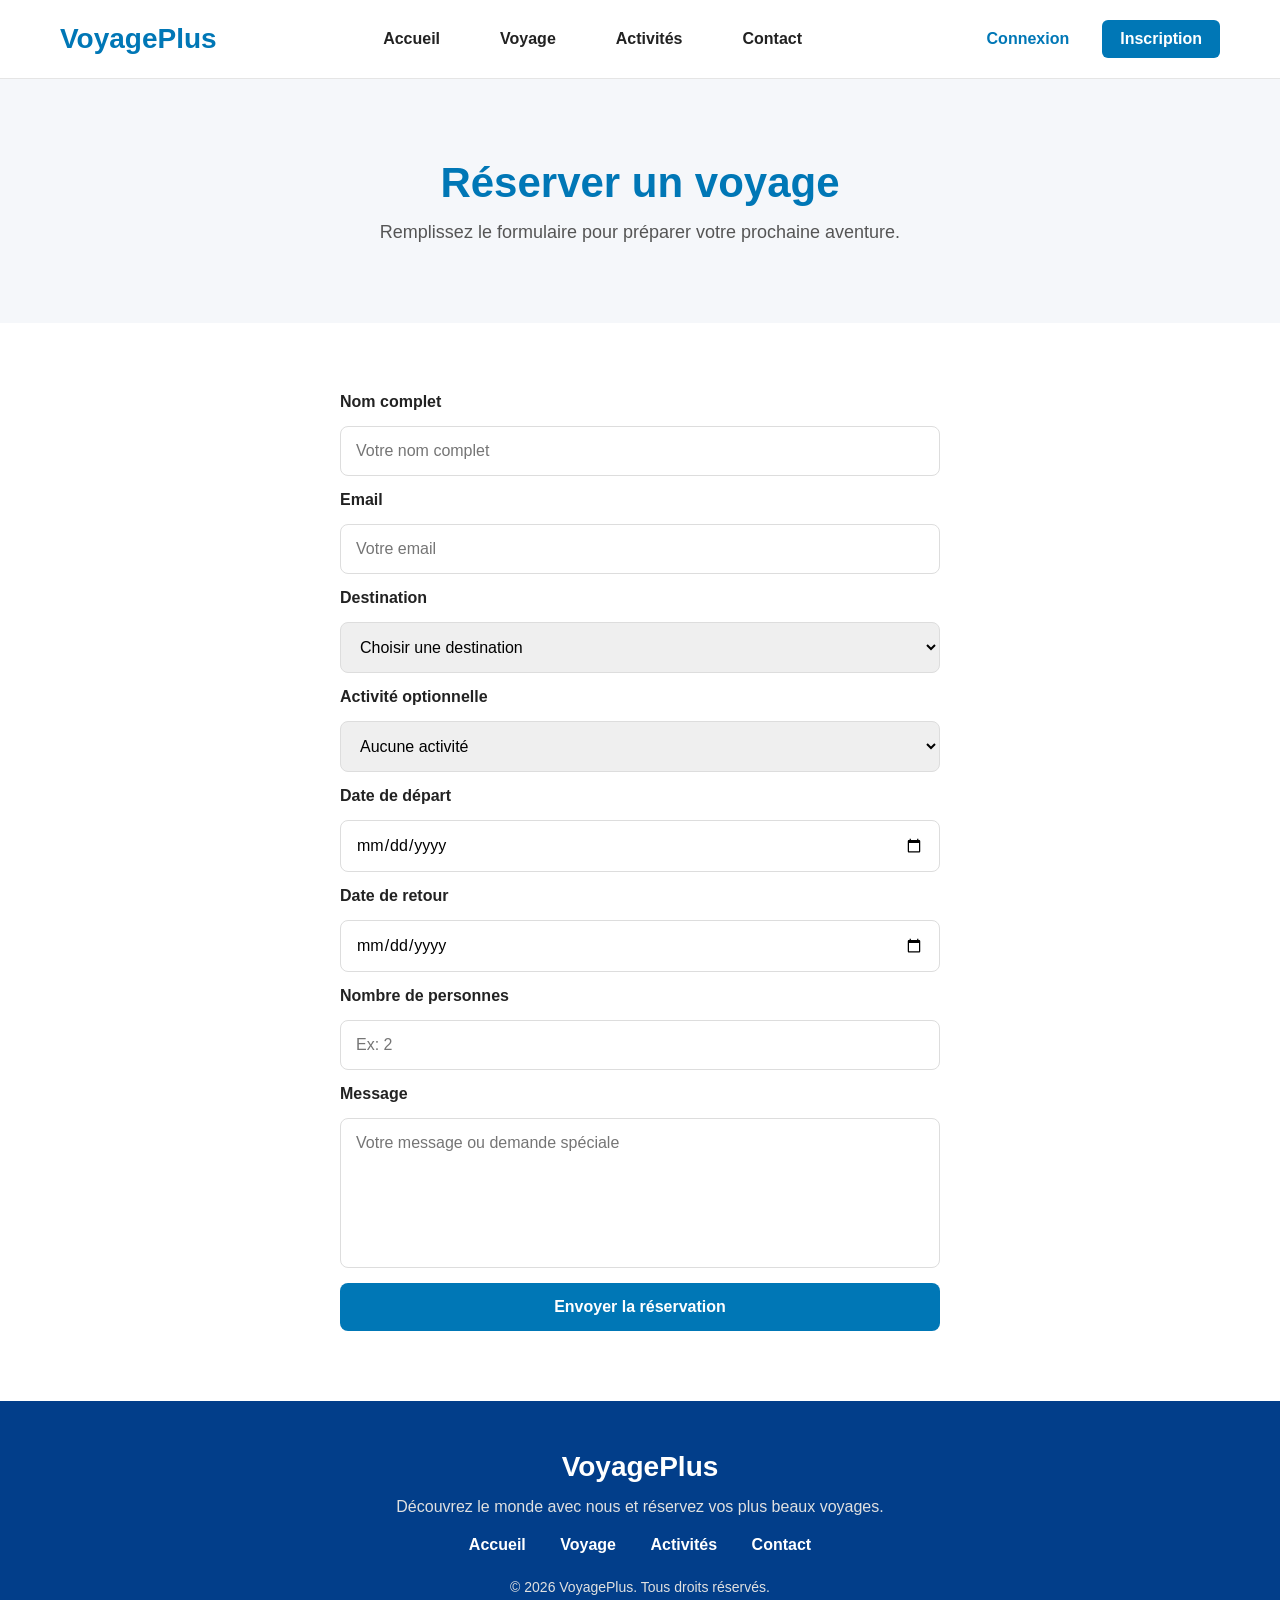
<file: FRONT-END/reservation.html>
<!DOCTYPE html>
<html lang="fr">
<head>
    <meta charset="UTF-8">
    <meta name="viewport" content="width=device-width, initial-scale=1.0">
    <title>Réservation - VoyagePlus</title>
    <link rel="stylesheet" href="style.css">
</head>
<body>

    <!-- header -->
    <header class="header">
        <h1 class="logo">VoyagePlus</h1>
        <button class="burger" id="burger">☰</button>
        <nav class="nav" id="nav">
            <a href="index.php">Accueil</a>
            <a href="voyage.php">Voyage</a>
            <a href="activites.php">Activités</a>
            <a href="contact.php">Contact</a>
        </nav>

        <div class="buttons" id="buttons">
            <a href="connexion.html" class="btn-login">Connexion</a>
            <a href="inscription.html" class="btn-register">Inscription</a>
        </div>
    </header>

    

    <!-- Titre de page -->
    <section class="page-title">
        <h2>Réserver un voyage</h2>
        <p>Remplissez le formulaire pour préparer votre prochaine aventure.</p>
    </section>

    <!-- Formulaire de réservation -->
    <section class="reservation-page">
        <form class="reservation-form">

            <label for="nom">Nom complet</label>
            <input type="text" id="nom" placeholder="Votre nom complet">

            <label for="email">Email</label>
            <input type="email" id="email" placeholder="Votre email">

            <label for="destination">Destination</label>
            <select id="destination">
                <option value="">Choisir une destination</option>
                <option value="paris">Paris</option>
                <option value="marrakech">Marrakech</option>
                <option value="bali">Bali</option>
                <option value="rome">Rome</option>
            </select>

            <label for="activite">Activité optionnelle</label>
            <select id="activite">
                <option value="">Aucune activité</option>
                <option value="randonnee">Randonnée</option>
                <option value="plongee">Plongée</option>
                <option value="safari">Safari</option>
                <option value="visite-guidee">Visite guidée</option>
            </select>

            <label for="date-depart">Date de départ</label>
            <input type="date" id="date-depart">

            <label for="date-retour">Date de retour</label>
            <input type="date" id="date-retour">

            <label for="personnes">Nombre de personnes</label>
            <input type="number" id="personnes" placeholder="Ex: 2" min="1">

            <label for="message">Message</label>
            <textarea id="message" placeholder="Votre message ou demande spéciale"></textarea>

            <button type="submit">Envoyer la réservation</button>

        </form>
    </section>

    <!-- footer -->
    <footer class="footer">
        <div class="footer-content">
            <h2>VoyagePlus</h2>
            <p>Découvrez le monde avec nous et réservez vos plus beaux voyages.</p>

            <div class="footer-links">
                <a href="index.php">Accueil</a>
                <a href="voyage.php">Voyage</a>
                <a href="activites.php">Activités</a>
                <a href="contact.php">Contact</a>
            </div>

            <p class="copyright">&copy; 2026 VoyagePlus. Tous droits réservés.</p>
        </div>
    </footer>
    <button id="scrollTopBtn" class="scroll-top-btn">↑</button>

    <script src="script.js"></script>
</body>
</html>
</file>
<file: style.css>
*{
    margin: 0;
    padding: 0;
    box-sizing: border-box;
}
body{
    font-family: Arial, Helvetica, sans-serif;
    background: #f5f7fa;
    color: #222;
}
/* Header Section */
header{
    background: white;
    padding: 20px 60px;
    display: flex;
    justify-content: space-between;
    align-items: center;
    border-bottom: 1px solid #e5e5e5;
}

.burger{
    display: none;
    background: none;
    border: none;
    font-size: 30px;
    color: #0077b6;
    cursor: pointer;
}
.logo{
    font-size: 28px;
    color: #0077b6;
}
.nav{
    display: flex;
    align-items: center;
    gap: 30px;
}
.nav a{
    color: #222;
    text-decoration: none;
    margin: 0 15px;
    font-weight: bold;
    white-space: nowrap;
}
.nav a:hover{
    color: #0077b6;
}
.buttons{
    display: flex;
    align-items: center;
    gap: 15px;
}
.buttons a{
    text-decoration: none;
    margin-left: 0px;
    font-weight: bold;
    white-space: nowrap;
}
.btn-login{
    color: #0077b6;
    padding: 10px 18px;
}
.btn-register{
    background: #0077b6;
    color: white;
    padding: 10px 18px;
    border-radius: 6px;
}

/* Hero Section */
.hero{
    height: 600px;
    background: linear-gradient(rgba(0, 0, 0, 0.5), rgba(0, 0, 0, 0.5)), url("images/hero.jpg");
    background-size: cover;
    background-position: center;
    display: flex;
    justify-content: center;
    align-items: center;
    text-align: center;
    color: white;
}

.hero-content{
    max-width: 700px;
    padding: 20px;
}

.hero h2{
    font-size: 50px;
    margin-bottom: 20px;
}
.hero p{
    font-size: 20px;
    margin-bottom: 30px;
}
.hero-button{
    background: #0077b6;
    color: white;
    padding: 14px 28px;
    text-decoration: none;
    border-radius: 6px;
    font-weight: bold;
}
.hero-button:hover{
    background: #023e8a;
}
/* Destinations Section */
.voyages{
    padding: 70px 60px;
    background: #f5f7fa;
    text-align: center;
}
.voyages h2{
    font-size: 36px;
    margin-bottom: 40px;
    color: #222;
}
.cards{
    display: grid;
    grid-template-columns: repeat(3, 1fr);
    gap: 30px;
}
.card{
    background: white;
    border-radius: 12px;
    overflow: hidden;
    box-shadow: 0 5px 15px rgba(0, 0, 0, 0.1);
    text-align: left;
}

.card img{
    width: 100%;
    height: 220px;
    object-fit: cover;
}
.card h3{
    font-size: 24px;
    margin: 20px 20px 10px;
    color: #0077b6;
}
.card p{
    margin: 0 20px 20px;
    color: #555;
    line-height: 1.5;
}
.card a{
    display: inline-block;
    margin: 0 20px 25px;
    background: #0077b6;
    padding: 10px 18px;
    color: white;
    border-radius: 6px;
    text-decoration: none;
    font-weight: bold;
}
.card a:hover{
    background: #023e8a;
}

/* Activities Section */
.activites{
    padding: 70px 60px;
    background: white;
    text-align: center;
}
.activites h2{
    font-size: 36px;
    margin-bottom: 40px;
    color: #222;
}
.activites-box{
    display: grid;
    grid-template-columns: repeat(4, 1fr);
    gap: 25px;
}
.activite{
    background: #f5f7fa;
    padding: 30px 20px;
    border-radius: 12px;
    box-shadow: 0 5px 15px rgba(0, 0, 0, 0.08);
}
.activite h3{
    color: #0077b6;
    margin-bottom: 15px;
    font-size: 22px;
}
.activite p{
    color: #555;
    line-height: 1.5;
}

/*Pourquoi nous choisir ? */

.why-us{
    padding: 70px 60px;
    background: #f5f7fa;
    text-align: center;
}
.why-us h2{
    font-size: 36px;
    margin-bottom: 40px;
    color: #222;
}
.why-box{
    display: grid;
    grid-template-columns: repeat(3, 1fr);
    gap: 25px;
}
.why-card{
    background: white;
    padding: 35px 25px;
    border-radius: 12px;
    box-shadow: 0 5px 15px rgba(0, 0, 0, 0.08);
}
.why-card h3{
    color: #0077b6;
    font-size: 22px;
    margin-bottom: 15px;
}
.why-card p{
    color: #555;
    line-height: 1.6;
}

/* Footer */

.footer{
    background-color: #023e8a;
    color: white;
    padding: 50px 60px 25px;
    text-align: center;
}
.footer-content h2{
    font-size: 28px;
    margin-bottom: 15px;
}
.footer-content p{
    color: #e0e0e0;
    margin-bottom: 20px;
}
.footer-links{
    margin-bottom: 25px;
}
.footer-links a{
    color: white;
    text-decoration: none;
    margin: 0 15px;
    font-weight: bold;
}

.footer-links a:hover{
    text-decoration: underline;
}
.copyright{
    font-size: 14px;
    margin-top: 20px;
}

/* Voyages Page Section */

.page-title{
    padding: 80px 60px;
    background: #f5f7fa;
    text-align: center;
}
.page-title h2{
    font-size: 42px;
    color: #0077b6;
    margin-bottom: 15px;
}
.page-title p{
    font-size: 18px;
    color: #555;
}

.voyages-page{
    padding: 70px 60px;
    background: white;
}
.price{
    color: #023e8a;
    font-weight: bold;
    font-size: 18px;
}


/* Activités Page */
.activites-page{
    padding: 70px 60px;
    background: white;
}

/* Contact Page */

.contact-page{
    padding: 70px 60px;
    background: white;
}

.contact-form{
    max-width: 600px;
    margin: auto;
    display: flex;
    flex-direction: column;
    gap: 15px;
}

.contact-form input, .contact-form textarea{
    padding: 15px;
    border: 1px solid #ddd;
    border-radius: 8px;
    font-size: 16px;
    font-family: Arial, Helvetica, sans-serif;
}

.contact-form textarea{
    height: 150px;
    resize: none;
}

.contact-form button{
    background: #0077b6;
    color: white;
    border: none;
    border-radius: 8px;
    padding: 15px;
    font-size: 16px;
    font-weight: bold;
    cursor: pointer;
}

.contact-form button:hover{
    background: #023e8a;
}

.contact-form label{
    font-weight: bold;
    color: #222;
    text-align: left;
}


/* login & registration page*/

.auth-page{
    min-height: 80vh;
    background: #f5f7fa;
    display: flex;
    justify-content: center;
    align-items: center;
    padding: 70px 20px;
}

.auth-form{
    background: white;
    width: 100%;
    max-width: 450px;
    padding: 35px;
    border-radius: 12px;
    box-shadow: 0 5px 15px rgba(0, 0, 0, 0.1);
    display: flex;
    flex-direction: column;
    gap: 15px;
}

.auth-form h2{
    text-align: center;
    color: #0077b6;
    font-size: 32px;
}

.auth-form p{
    text-align: center;
    color: #555;
}

.auth-form label{
    font-weight: bold;
    color: #222;
}

.auth-form input{
    padding: 15px;
    border: 1px solid #ddd;
    border-radius: 8px;
    font-size: 16px;
}

.auth-form button{
    background: #0077b6;
    color: white;
    border: none;
    padding: 15px;
    border-radius: 8px;
    font-size: 16px;
    font-weight: bold;
    cursor: pointer;
}

.auth-form button:hover{
    background: #023e8a;
}

.auth-link {
    font-size: 15px;
}

.auth-link a{
    color: #0077b6;
    font-weight: bold;
    text-decoration: none;
}

.auth-link a:hover{
    text-decoration: underline;
}


/* reservation page */

.reservation-page {
    padding: 70px 60px;
    background: white;
}

.reservation-form {
    max-width: 600px;
    margin: auto;
    display: flex;
    flex-direction: column;
    gap: 15px;
}

.reservation-form label {
    font-weight: bold;
    color: #222;
}

.reservation-form input,
.reservation-form select,
.reservation-form textarea {
    padding: 15px;
    border: 1px solid #ddd;
    border-radius: 8px;
    font-size: 16px;
    font-family: Arial, Helvetica, sans-serif;
}

.reservation-form textarea {
    height: 150px;
    resize: none;
}

.reservation-form button {
    background: #0077b6;
    color: white;
    border: none;
    padding: 15px;
    border-radius: 8px;
    font-size: 16px;
    font-weight: bold;
    cursor: pointer;
}

.reservation-form button:hover {
    background: #023e8a;
}


/* Password Toggle eye button */

.password-box{
    display: flex;
    align-items: center;
    width: 100%;
    border: 1px solid #ddd;
    border-radius: 8px;
    background: white;
    overflow: hidden;
}

.password-box input{
    flex: 1;
    border: none;
    padding: 15px;
    font-size: 16px;
    outline: none;
}

.auth-form .password-box .eye-btn{
    border: none;
    background: white;
    color: #333;
    padding: 0 15px;
    font-size: 18px;
    cursor: pointer;
    width: auto;
    height: auto;
}

.auth-form .password-box .eye-btn:hover{
    background: white;
    color: #333;
}

/*scroll to top button*/
.scroll-top-btn{
    position: fixed;
    right: 25px;
    bottom: 25px;
    width: 45px;
    height: 45px;
    border: none;
    border-radius: 50%;
    background: #0056b3;
    color: white;
    font-size: 24px;
    display: none;
}

.scroll-top-btn:hover{
    background: #003f88;
}


/* Responsive Design using media queries*/

@media (max-width: 900px){
    .header{
        flex-direction: column;
        gap: 20px;
        padding: 20px;
    }

    .nav{
        display: flex;
        flex-wrap: wrap;
        justify-content: center;
        gap: 15px;
    }

    .nav a{
        margin: 0;
    }

    .buttons{
        display: flex;
        gap: 10px;
    }

    .buttons a{
        margin-left: 0;
    }

    .hero{
        height: 500px;
        padding: 20px;
    }
    .hero h2{
        font-size: 32px;
    }

    .hero p{
        font-size: 17px;
        line-height: 1.5;
    }

    .voyages,
    .activites,
    .why-us,
    .voyages-page,
    .activites-page,
    .contact-page,
    .reservation-page{
        padding: 50px 20px;
    }

    .cards,
    .activites-box,
    .why-box{
        grid-template-columns: 1fr;
    }

    .page-title{
        padding: 60px 20px;
    }

    .page-title h2{
        font-size: 34px;
    }

    .footer{
        padding: 40px 20px 25px;
    }

    .footer-links a{
        display: block;
        margin: 10px 0;
    }

    .burger{
        display: block;
    }

    .nav,
    .buttons{
        display: none;
    }

    .nav.active,
    .buttons.active{
        display: flex;
        flex-direction: column;
        align-items: center;
        gap: 15px;
    }
}
</file>
<file: FRONT-END/style.css>
* {
  margin: 0;
  padding: 0;
  box-sizing: border-box;
}
body {
  font-family: Arial, Helvetica, sans-serif;
  background: #f5f7fa;
  color: #222;
}
/* Header Section */
header {
  background: white;
  padding: 20px 60px;
  display: flex;
  justify-content: space-between;
  align-items: center;
  border-bottom: 1px solid #e5e5e5;
}

.burger {
  display: none;
  background: none;
  border: none;
  font-size: 30px;
  color: #0077b6;
  cursor: pointer;
}
.logo {
  font-size: 28px;
  color: #0077b6;
}
.nav {
  display: flex;
  align-items: center;
  gap: 30px;
}
.nav a {
  color: #222;
  text-decoration: none;
  margin: 0 15px;
  font-weight: bold;
  white-space: nowrap;
}
.nav a:hover {
  color: #0077b6;
}
.buttons {
  display: flex;
  align-items: center;
  gap: 15px;
}
.buttons a {
  text-decoration: none;
  margin-left: 0px;
  font-weight: bold;
  white-space: nowrap;
}
.btn-login {
  color: #0077b6;
  padding: 10px 18px;
}
.btn-register {
  background: #0077b6;
  color: white;
  padding: 10px 18px;
  border-radius: 6px;
}

/* Hero Section */
.hero {
  height: 600px;
  background:
    linear-gradient(rgba(0, 0, 0, 0.5), rgba(0, 0, 0, 0.5)),
    url("images/hero.jpg");
  background-size: cover;
  background-position: center;
  display: flex;
  justify-content: center;
  align-items: center;
  text-align: center;
  color: white;
}

.hero-content {
  max-width: 700px;
  padding: 20px;
}

.hero h2 {
  font-size: 50px;
  margin-bottom: 20px;
}
.hero p {
  font-size: 20px;
  margin-bottom: 30px;
}
.hero-button {
  background: #0077b6;
  color: white;
  padding: 14px 28px;
  text-decoration: none;
  border-radius: 6px;
  font-weight: bold;
}
.hero-button:hover {
  background: #023e8a;
}
/* Destinations Section */
.voyages {
  padding: 70px 60px;
  background: #f5f7fa;
  text-align: center;
}
.voyages h2 {
  font-size: 36px;
  margin-bottom: 40px;
  color: #222;
}
.cards {
  display: grid;
  grid-template-columns: repeat(3, 1fr);
  gap: 30px;
}
.card {
  background: white;
  border-radius: 12px;
  overflow: hidden;
  box-shadow: 0 5px 15px rgba(0, 0, 0, 0.1);
  text-align: left;
}

.card img {
  width: 100%;
  height: 220px;
  object-fit: cover;
}
.card h3 {
  font-size: 24px;
  margin: 20px 20px 10px;
  color: #0077b6;
}
.card p {
  margin: 0 20px 20px;
  color: #555;
  line-height: 1.5;
}
.card a {
  display: inline-block;
  margin: 0 20px 25px;
  background: #0077b6;
  padding: 10px 18px;
  color: white;
  border-radius: 6px;
  text-decoration: none;
  font-weight: bold;
}
.card a:hover {
  background: #023e8a;
}

/* Activities Section */
.activites {
  padding: 70px 60px;
  background: white;
  text-align: center;
}
.activites h2 {
  font-size: 36px;
  margin-bottom: 40px;
  color: #222;
}
.activites-box {
  display: grid;
  grid-template-columns: repeat(4, 1fr);
  gap: 25px;
}
.activite {
  background: #f5f7fa;
  padding: 30px 20px;
  border-radius: 12px;
  box-shadow: 0 5px 15px rgba(0, 0, 0, 0.08);
}
.activite h3 {
  color: #0077b6;
  margin-bottom: 15px;
  font-size: 22px;
}
.activite p {
  color: #555;
  line-height: 1.5;
}

/*Pourquoi nous choisir ? */

.why-us {
  padding: 70px 60px;
  background: #f5f7fa;
  text-align: center;
}
.why-us h2 {
  font-size: 36px;
  margin-bottom: 40px;
  color: #222;
}
.why-box {
  display: grid;
  grid-template-columns: repeat(3, 1fr);
  gap: 25px;
}
.why-card {
  background: white;
  padding: 35px 25px;
  border-radius: 12px;
  box-shadow: 0 5px 15px rgba(0, 0, 0, 0.08);
}
.why-card h3 {
  color: #0077b6;
  font-size: 22px;
  margin-bottom: 15px;
}
.why-card p {
  color: #555;
  line-height: 1.6;
}

/* Footer */

.footer {
  background-color: #023e8a;
  color: white;
  padding: 50px 60px 25px;
  text-align: center;
}
.footer-content h2 {
  font-size: 28px;
  margin-bottom: 15px;
}
.footer-content p {
  color: #e0e0e0;
  margin-bottom: 20px;
}
.footer-links {
  margin-bottom: 25px;
}
.footer-links a {
  color: white;
  text-decoration: none;
  margin: 0 15px;
  font-weight: bold;
}

.footer-links a:hover {
  text-decoration: underline;
}
.copyright {
  font-size: 14px;
  margin-top: 20px;
}

/* Voyages Page Section */

.page-title {
  padding: 80px 60px;
  background: #f5f7fa;
  text-align: center;
}
.page-title h2 {
  font-size: 42px;
  color: #0077b6;
  margin-bottom: 15px;
}
.page-title p {
  font-size: 18px;
  color: #555;
}

.voyages-page {
  padding: 70px 60px;
  background: white;
}
.price {
  color: #023e8a;
  font-weight: bold;
  font-size: 18px;
}

/* Activités Page */
.activites-page {
  padding: 70px 60px;
  background: white;
}

/* Contact Page */

.contact-page {
  padding: 70px 60px;
  background: white;
}

.contact-form {
  max-width: 600px;
  margin: auto;
  display: flex;
  flex-direction: column;
  gap: 15px;
}

.contact-form input,
.contact-form textarea {
  padding: 15px;
  border: 1px solid #ddd;
  border-radius: 8px;
  font-size: 16px;
  font-family: Arial, Helvetica, sans-serif;
}

.contact-form textarea {
  height: 150px;
  resize: none;
}

.contact-form button {
  background: #0077b6;
  color: white;
  border: none;
  border-radius: 8px;
  padding: 15px;
  font-size: 16px;
  font-weight: bold;
  cursor: pointer;
}

.contact-form button:hover {
  background: #023e8a;
}

.contact-form label {
  font-weight: bold;
  color: #222;
  text-align: left;
}

/* login & registration page*/

.auth-page {
  min-height: 80vh;
  background: #f5f7fa;
  display: flex;
  justify-content: center;
  align-items: center;
  padding: 70px 20px;
}

.auth-form {
  background: white;
  width: 100%;
  max-width: 450px;
  padding: 35px;
  border-radius: 12px;
  box-shadow: 0 5px 15px rgba(0, 0, 0, 0.1);
  display: flex;
  flex-direction: column;
  gap: 15px;
}

.auth-form h2 {
  text-align: center;
  color: #0077b6;
  font-size: 32px;
}

.auth-form p {
  text-align: center;
  color: #555;
}

.auth-form label {
  font-weight: bold;
  color: #222;
}

.auth-form input {
  padding: 15px;
  border: 1px solid #ddd;
  border-radius: 8px;
  font-size: 16px;
}

.auth-form button {
  background: #0077b6;
  color: white;
  border: none;
  padding: 15px;
  border-radius: 8px;
  font-size: 16px;
  font-weight: bold;
  cursor: pointer;
}

.auth-form button:hover {
  background: #023e8a;
}

.auth-link {
  font-size: 15px;
}

.auth-link a {
  color: #0077b6;
  font-weight: bold;
  text-decoration: none;
}

.auth-link a:hover {
  text-decoration: underline;
}

/* reservation page */

.reservation-page {
  padding: 70px 60px;
  background: white;
}

.reservation-form {
  max-width: 600px;
  margin: auto;
  display: flex;
  flex-direction: column;
  gap: 15px;
}

.reservation-form label {
  font-weight: bold;
  color: #222;
}

.reservation-form input,
.reservation-form select,
.reservation-form textarea {
  padding: 15px;
  border: 1px solid #ddd;
  border-radius: 8px;
  font-size: 16px;
  font-family: Arial, Helvetica, sans-serif;
}

.reservation-form textarea {
  height: 150px;
  resize: none;
}

.reservation-form button {
  background: #0077b6;
  color: white;
  border: none;
  padding: 15px;
  border-radius: 8px;
  font-size: 16px;
  font-weight: bold;
  cursor: pointer;
}

.reservation-form button:hover {
  background: #023e8a;
}

/* Password Toggle eye button */

.password-box {
  display: flex;
  align-items: center;
  width: 100%;
  border: 1px solid #ddd;
  border-radius: 8px;
  background: white;
  overflow: hidden;
}

.password-box input {
  flex: 1;
  border: none;
  padding: 15px;
  font-size: 16px;
  outline: none;
}

.auth-form .password-box .eye-btn {
  border: none;
  background: white;
  color: #333;
  padding: 0 15px;
  font-size: 18px;
  cursor: pointer;
  width: auto;
  height: auto;
}

.auth-form .password-box .eye-btn:hover {
  background: white;
  color: #333;
}

/*scroll to top button*/
.scroll-top-btn {
  position: fixed;
  right: 25px;
  bottom: 25px;
  width: 45px;
  height: 45px;
  border: none;
  border-radius: 50%;
  background: #0056b3;
  color: white;
  font-size: 24px;
  display: none;
}

.scroll-top-btn:hover {
  background: #003f88;
}

/* Profile circle login */
.buttons .profile-circle {
  width: 42px;
  height: 42px;
  border-radius: 50%;
  background-color: #0077b6;
  color: white;

  display: flex;
  align-items: center;
  justify-content: center;

  font-weight: bold;
  font-size: 20px;
}

.passenger-box {
  margin-top: 20px;
  padding: 20px;
  border: 1px solid #ddd;
  border-radius: 8px;
  background: #f9f9f9;
}

.passenger-box h3 {
  margin-bottom: 15px;
  color: #0077b6;
}

.passenger-box label {
  display: block;
  margin-top: 10px;
  margin-bottom: 5px;
  font-weight: bold;
}

.passenger-box input {
  width: 100%;
  padding: 12px;
  border: 1px solid #ddd;
  border-radius: 8px;
}

/* Responsive Design using media queries*/

@media (max-width: 900px) {
  .header {
    flex-direction: column;
    gap: 20px;
    padding: 20px;
  }

  .nav {
    display: flex;
    flex-wrap: wrap;
    justify-content: center;
    gap: 15px;
  }

  .nav a {
    margin: 0;
  }

  .buttons {
    display: flex;
    gap: 10px;
  }

  .buttons a {
    margin-left: 0;
  }

  .hero {
    height: 500px;
    padding: 20px;
  }
  .hero h2 {
    font-size: 32px;
  }

  .hero p {
    font-size: 17px;
    line-height: 1.5;
  }

  .voyages,
  .activites,
  .why-us,
  .voyages-page,
  .activites-page,
  .contact-page,
  .reservation-page {
    padding: 50px 20px;
  }

  .cards,
  .activites-box,
  .why-box {
    grid-template-columns: 1fr;
  }

  .page-title {
    padding: 60px 20px;
  }

  .page-title h2 {
    font-size: 34px;
  }

  .footer {
    padding: 40px 20px 25px;
  }

  .footer-links a {
    display: block;
    margin: 10px 0;
  }

  .burger {
    display: block;
  }

  .nav,
  .buttons {
    display: none;
  }

  .nav.active,
  .buttons.active {
    display: flex;
    flex-direction: column;
    align-items: center;
    gap: 15px;
  }
}
</file>
